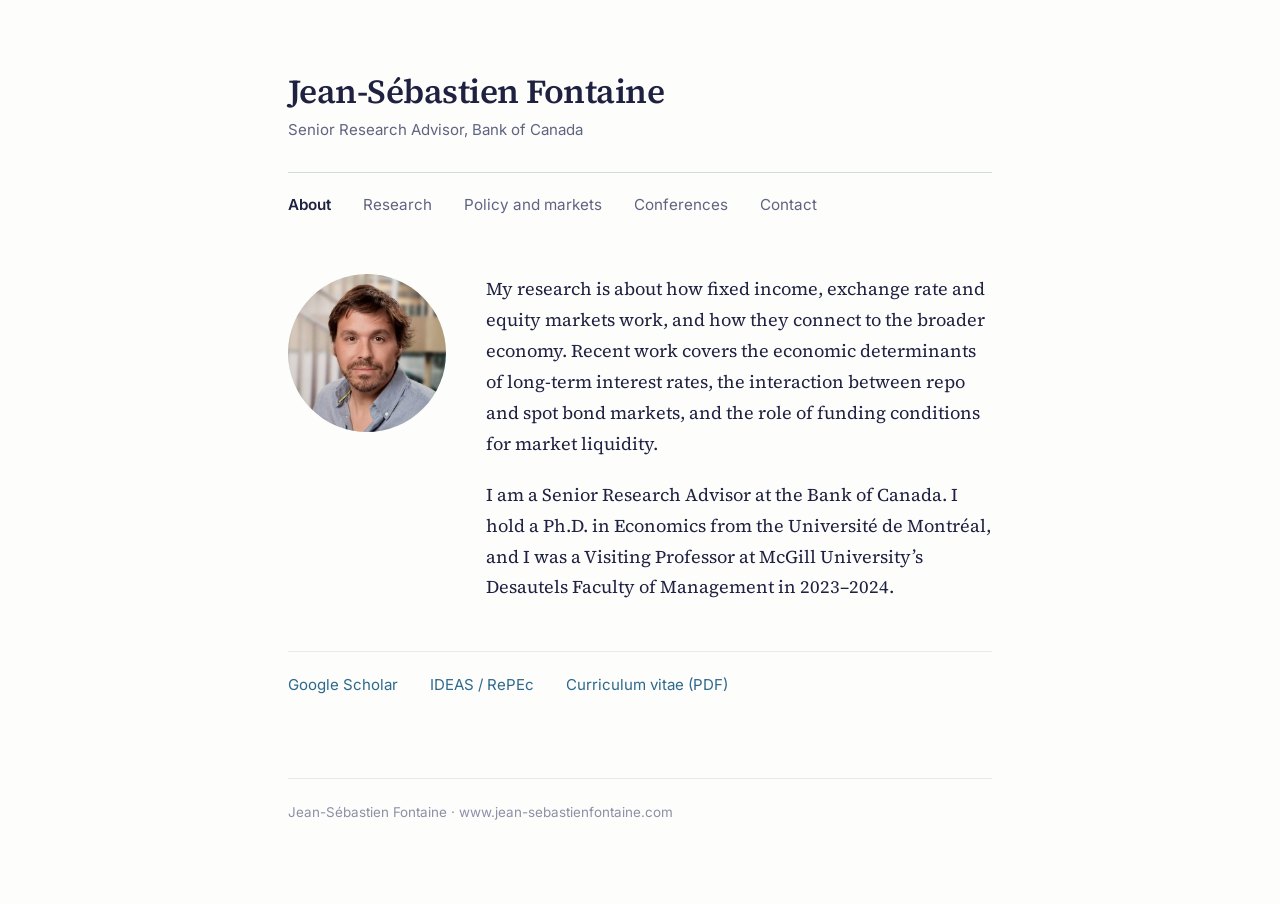
<file: index.html>
<!doctype html>
<html lang="en">
<head>
<meta charset="utf-8">
<meta name="viewport" content="width=device-width, initial-scale=1">
<title>Jean-Sébastien Fontaine</title>
<meta name="description" content="Jean-Sébastien Fontaine, Senior Research Advisor at the Bank of Canada. Research on fixed income, exchange rate and equity markets.">
<link rel="stylesheet" href="style.css">
</head>
<body>
<div class="wrap">

  <header class="site">
    <h1 class="site-name">Jean-Sébastien Fontaine</h1>
    <p class="site-role">Senior Research Advisor, Bank of Canada</p>
    <nav class="site">
      <a href="index.html" aria-current="page">About</a>
      <a href="research.html">Research</a>
      <a href="policy.html">Policy and markets</a>
      <a href="conferences.html">Conferences</a>
      <a href="contact.html">Contact</a>
    </nav>
  </header>

  <main>
    <div class="intro">

      <!-- The portrait is a toggle: clicking it swaps in the second photo.
           No JavaScript — it's a hidden checkbox and two images, and CSS
           shows whichever one matches. To change the second picture, drop a
           new file into media/ and change the filename on the photo-b line. -->
      <input type="checkbox" id="photo-toggle" class="photo-toggle">
      <label for="photo-toggle" class="photo-swap">
        <img class="photo-a" src="media/photo.jpg" alt="Jean-Sébastien Fontaine">
        <img class="photo-b" src="media/ski.jpg" alt="Jean-Sébastien Fontaine ski touring, holding a pair of skis on a snowfield below a range of peaks">
        <span class="sr-only">Show a different photograph</span>
      </label>

      <div>
        <p>
          My research is about how fixed income, exchange rate and equity markets
          work, and how they connect to the broader economy. Recent work covers
          the economic determinants of long-term interest rates, the interaction
          between repo and spot bond markets, and the role of funding conditions
          for market liquidity.
        </p>
        <p>
          I am a Senior Research Advisor at the Bank of Canada. I hold a Ph.D. in
          Economics from the Université de Montréal, and I was a Visiting
          Professor at McGill University&rsquo;s Desautels Faculty of Management
          in 2023&ndash;2024.
        </p>
      </div>
    </div>

    <ul class="links">
      <li><a href="https://scholar.google.com/citations?hl=en&amp;user=QUsSSYYAAAAJ" rel="noopener">Google Scholar</a></li>
      <li><a href="https://ideas.repec.org/f/pfo255.html" rel="noopener">IDEAS / RePEc</a></li>
      <li><a href="papers/CV.pdf" target="_blank" rel="noopener">Curriculum vitae (PDF)</a></li>
    </ul>
  </main>

  <footer class="site">
    Jean-Sébastien Fontaine &middot; www.jean-sebastienfontaine.com
  </footer>

</div>
</body>
</html>
</file>
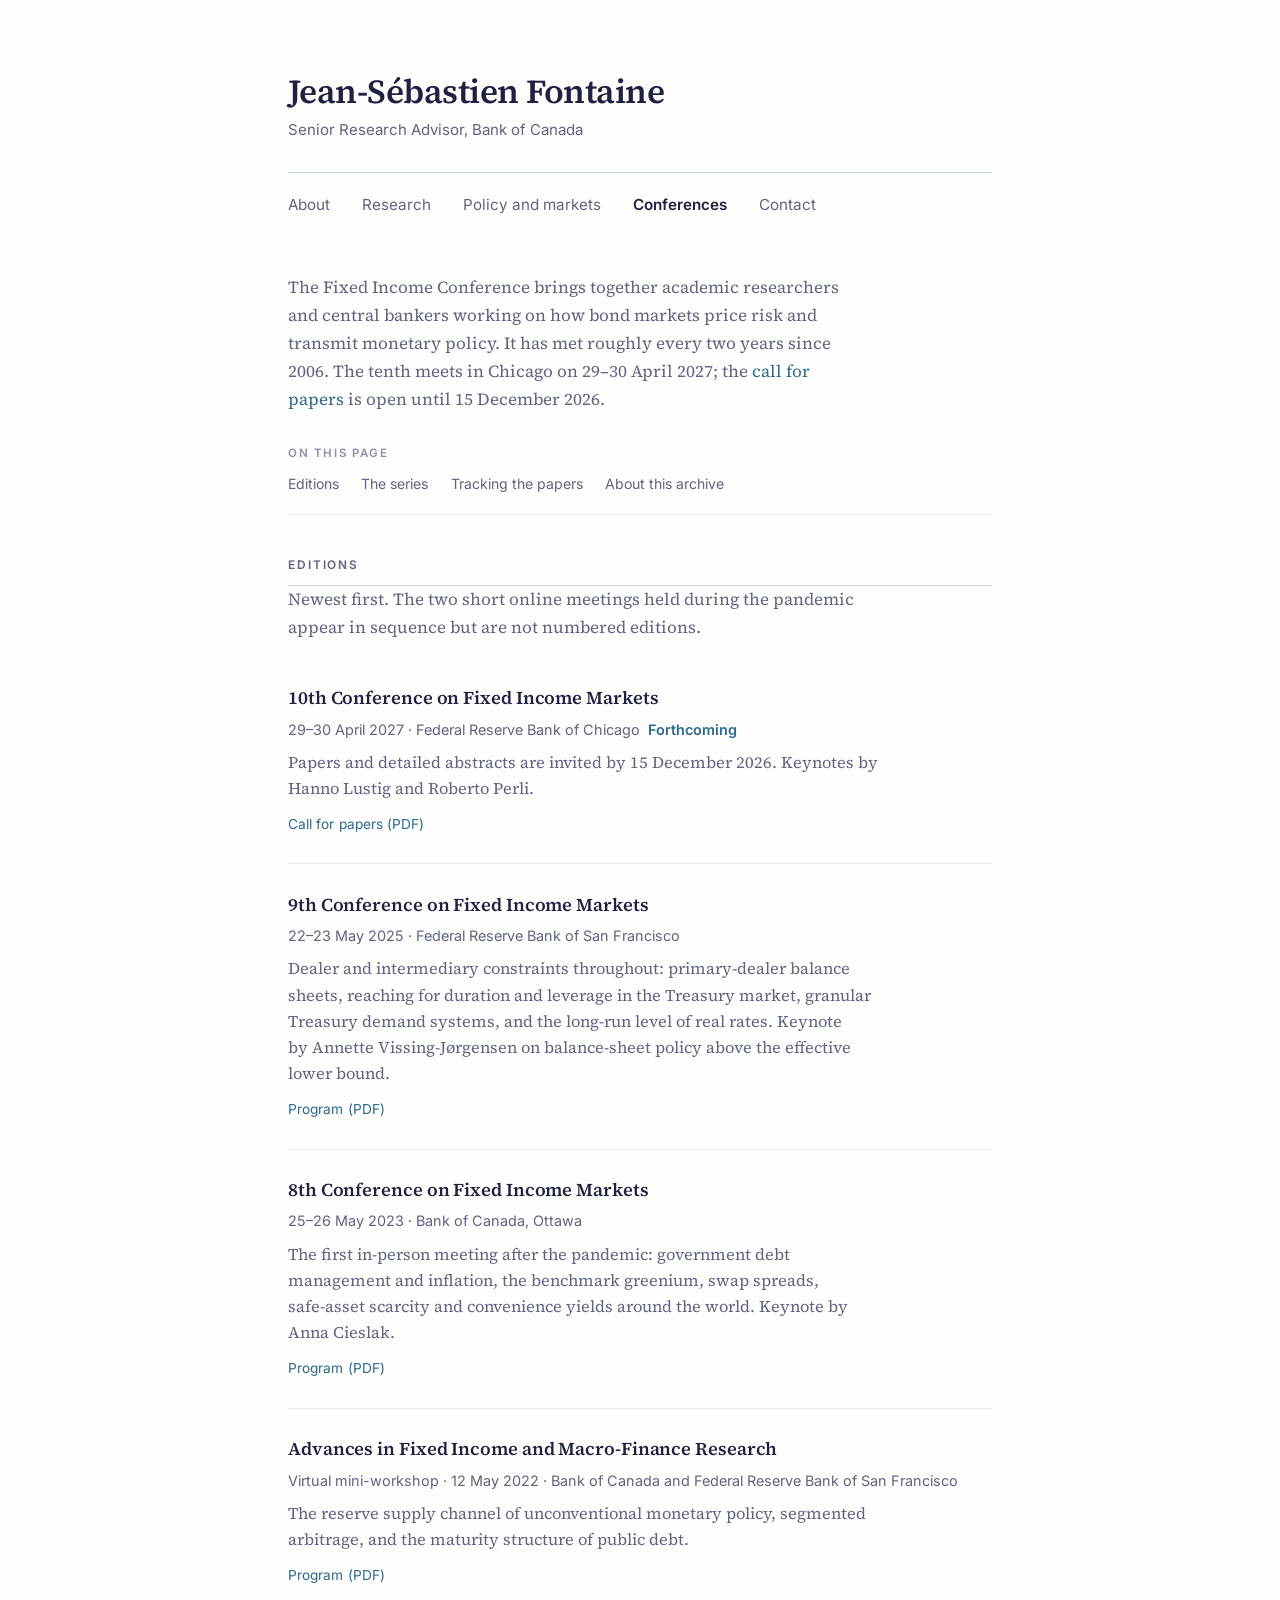
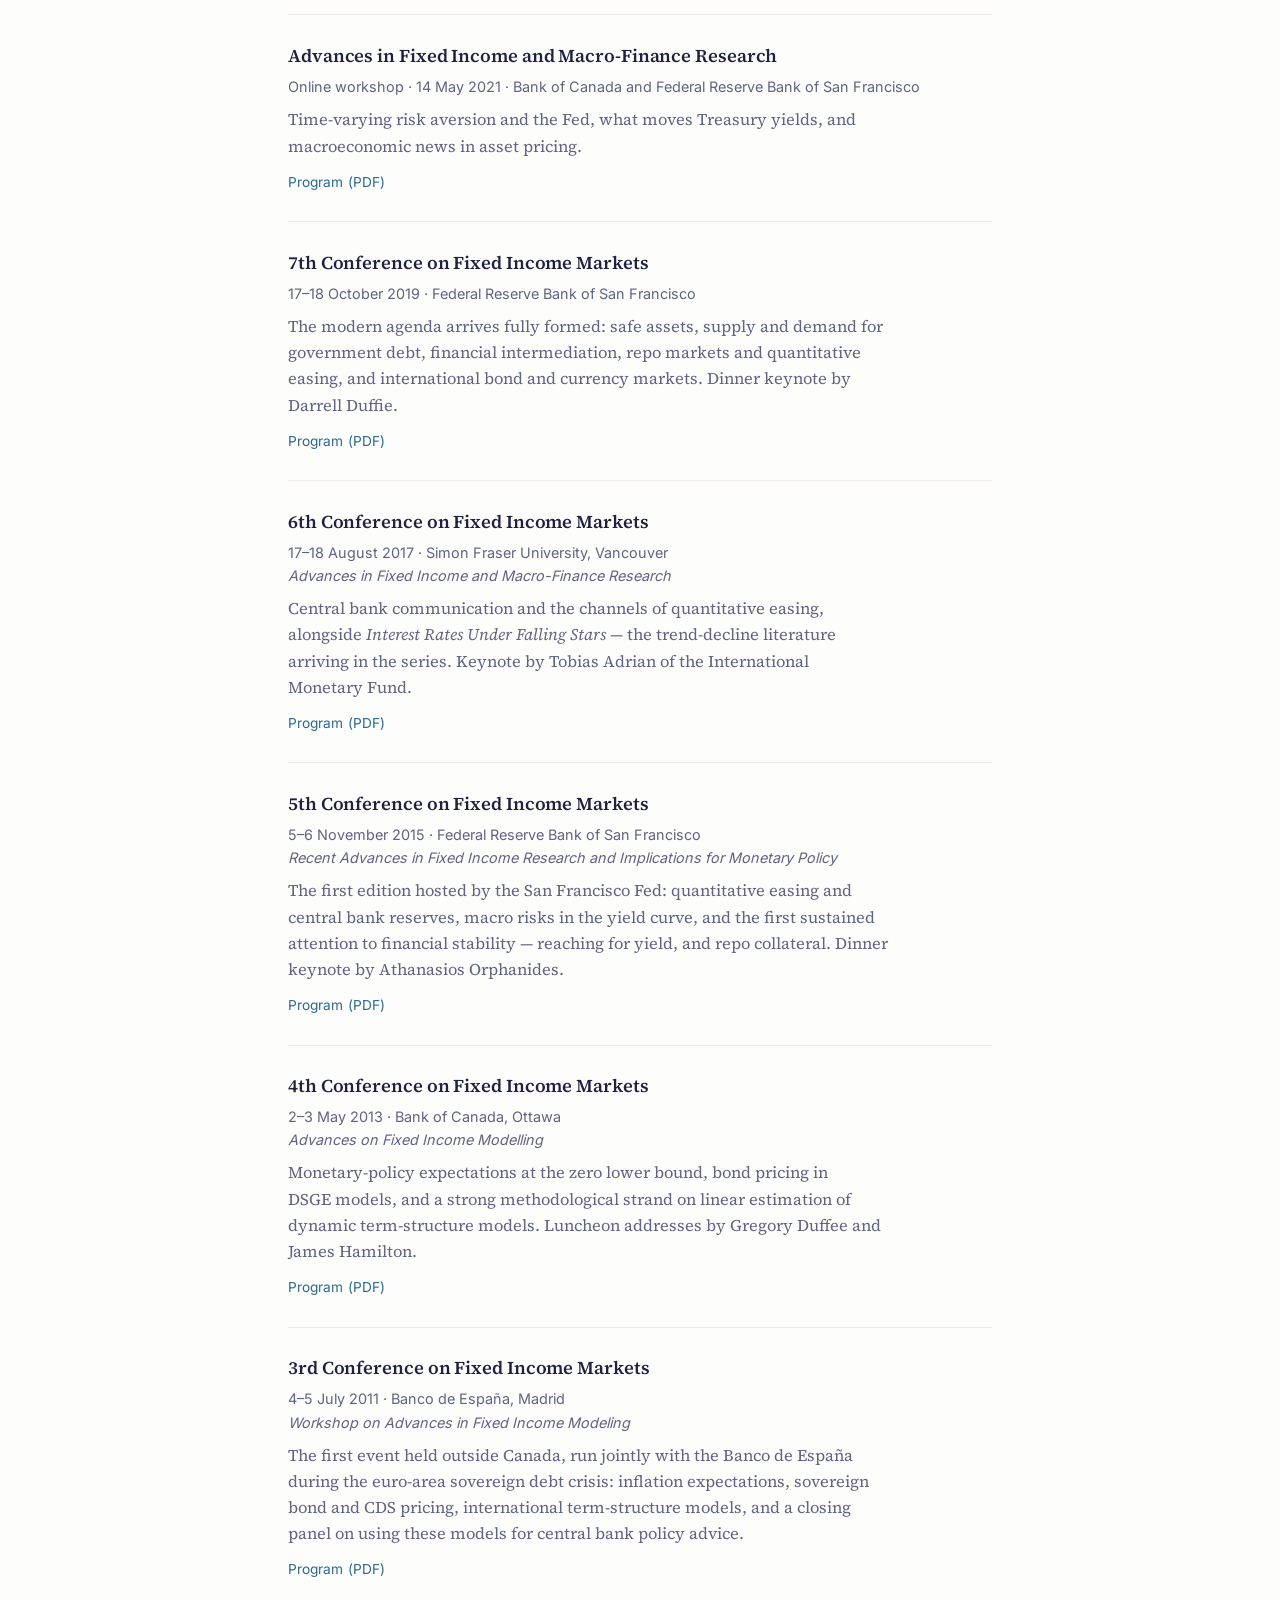
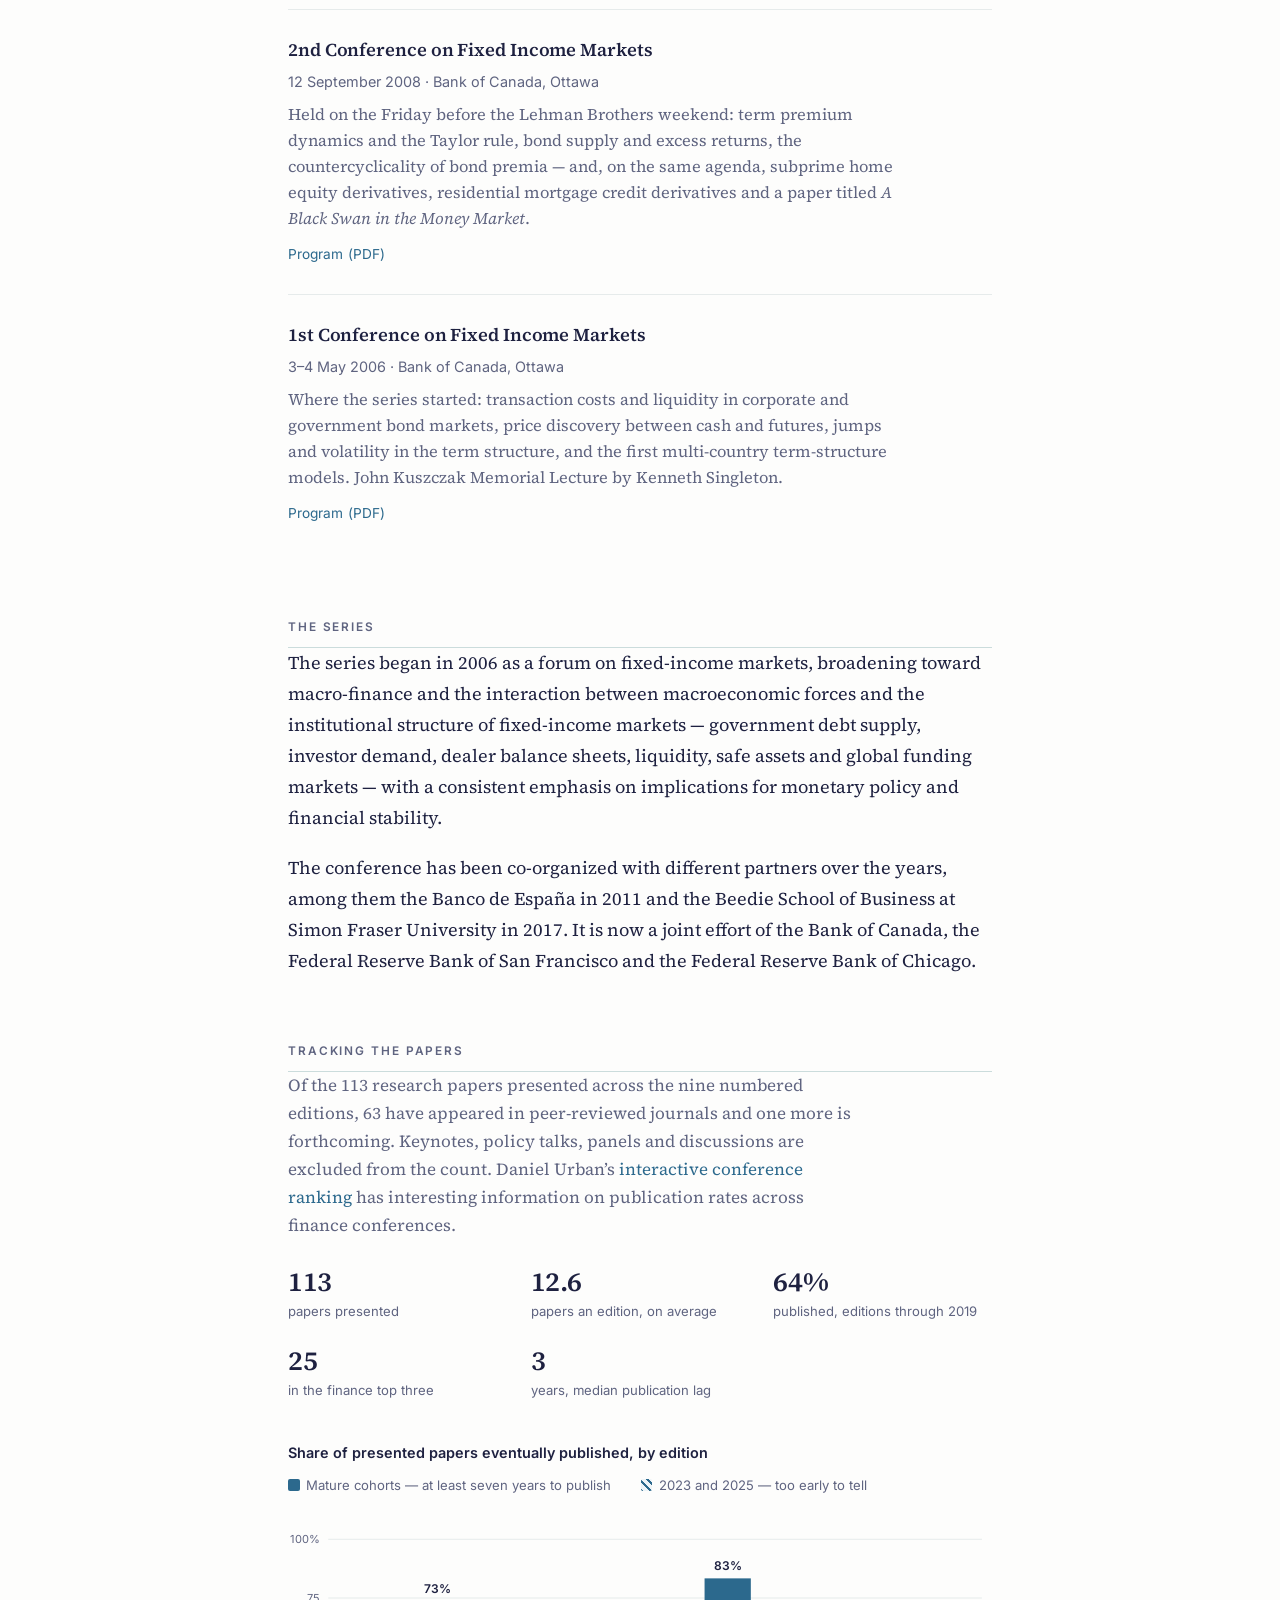
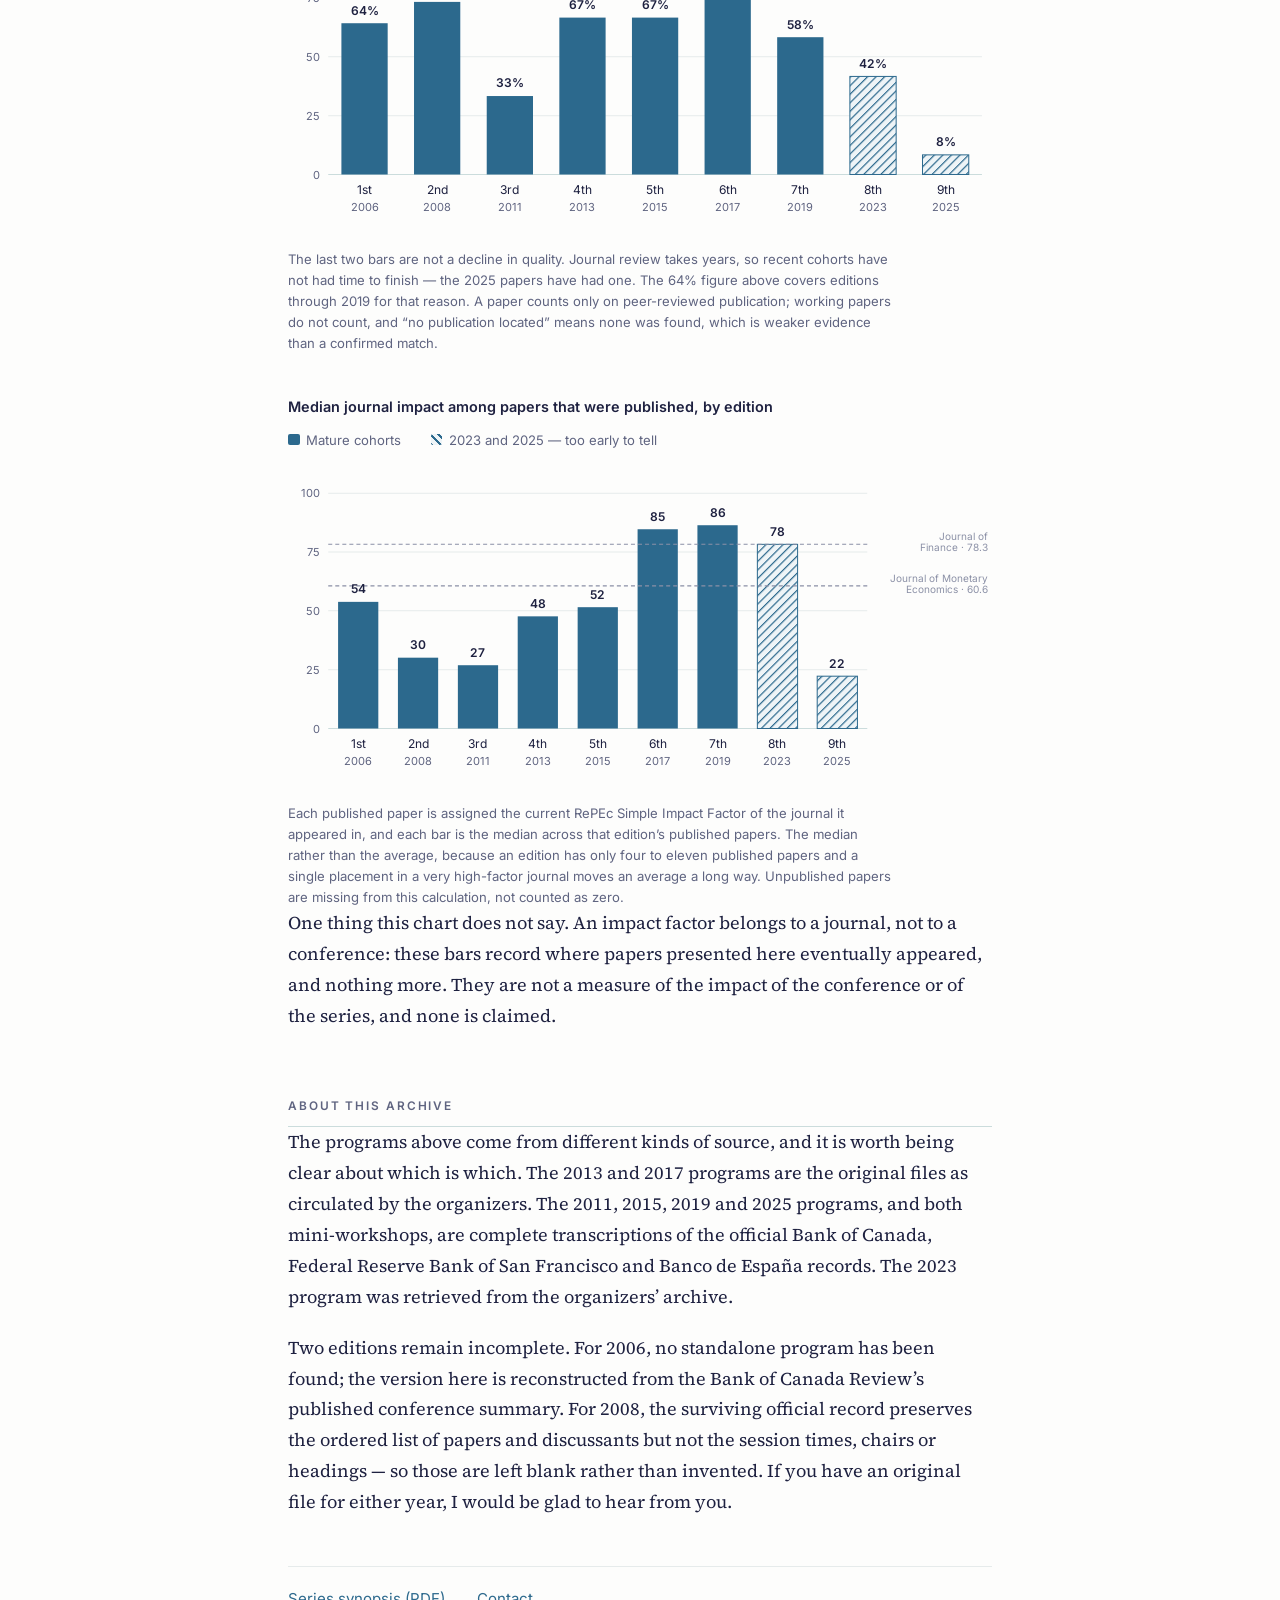
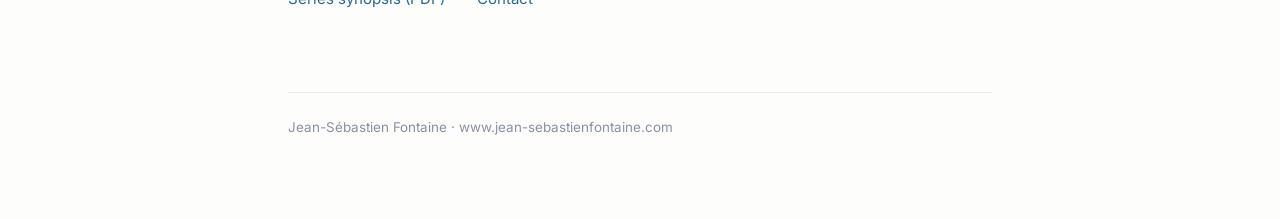
<file: conferences.html>
<!doctype html>
<html lang="en">
<head>
<meta charset="utf-8">
<meta name="viewport" content="width=device-width, initial-scale=1">
<title>Fixed Income Conference Series — Jean-Sébastien Fontaine</title>
<meta name="description" content="The Bank of Canada / Federal Reserve fixed income conference series, 2006 to 2027: programs, history and publication record.">
<link rel="stylesheet" href="style.css">
</head>
<body>
<div class="wrap">

  <header class="site">
    <h1 class="site-name">Jean-Sébastien Fontaine</h1>
    <p class="site-role">Senior Research Advisor, Bank of Canada</p>
    <nav class="site">
      <a href="index.html">About</a>
      <a href="research.html">Research</a>
      <a href="policy.html">Policy and markets</a>
      <a href="conferences.html" aria-current="page">Conferences</a>
      <a href="contact.html">Contact</a>
    </nav>
  </header>

  <main>

    <p class="lede">
      The Fixed Income Conference brings together academic researchers and central
      bankers working on how bond markets price risk and transmit monetary policy.
      It has met roughly every two years since 2006. The tenth meets in Chicago
      on 29–30 April 2027; the <a href="conferences/2027-10th-call-for-papers.pdf" target="_blank" rel="noopener">call for papers</a> is open
      until 15 December 2026.
    </p>

    <!-- Contents. Add a line here when you add a section; the
         address after # must match that heading's id. -->
    <nav class="contents" aria-label="Sections on this page">
      <span class="contents-label">On this page</span>
      <ul>
      <li><a href="#editions">Editions</a></li>
      <li><a href="#the-series">The series</a></li>
      <li><a href="#tracking-the-papers">Tracking the papers</a></li>
      <li><a href="#about-this-archive">About this archive</a></li>
      </ul>
    </nav>

    <!-- ============================================================
         EDITIONS — newest first.
         To add the next one: copy the top <li class="paper"> block,
         paste it above the others, and change the words. Put the
         program PDF in the conferences/ folder and point the link at it.
         ============================================================ -->
    <h2 class="section" id="editions">Editions</h2>
    <p class="lede">
      Newest first. The two short online meetings held during the pandemic
      appear in sequence but are not numbered editions.
    </p>
    <ul class="papers">

      <li class="paper">
        <span class="title">10th Conference on Fixed Income Markets</span>
        <span class="meta">
          29–30 April 2027 · Federal Reserve Bank of Chicago &nbsp;<span class="status">Forthcoming</span>
        </span>
        <span class="blurb">
          Papers and detailed abstracts are invited by 15 December 2026. Keynotes
          by Hanno Lustig and Roberto Perli.
        </span>
        <span class="actions">
          <a href="conferences/2027-10th-call-for-papers.pdf" target="_blank" rel="noopener">Call for papers (PDF)</a>
        </span>
      </li>

      <li class="paper">
        <span class="title">9th Conference on Fixed Income Markets</span>
        <span class="meta">22–23 May 2025 · Federal Reserve Bank of San Francisco</span>
        <span class="blurb">
          Dealer and intermediary constraints throughout: primary-dealer balance
          sheets, reaching for duration and leverage in the Treasury market,
          granular Treasury demand systems, and the long-run level of real rates.
          Keynote by Annette Vissing-Jørgensen on balance-sheet policy above the
          effective lower bound.
        </span>
        <span class="actions">
          <a href="conferences/2025-9th-program.pdf" target="_blank" rel="noopener">Program (PDF)</a>
        </span>
      </li>

      <li class="paper">
        <span class="title">8th Conference on Fixed Income Markets</span>
        <span class="meta">25–26 May 2023 · Bank of Canada, Ottawa</span>
        <span class="blurb">
          The first in-person meeting after the pandemic: government debt
          management and inflation, the benchmark greenium, swap spreads,
          safe-asset scarcity and convenience yields around the world. Keynote by
          Anna Cieslak.
        </span>
        <span class="actions">
          <a href="conferences/2023-8th-program.pdf" target="_blank" rel="noopener">Program (PDF)</a>
        </span>
      </li>

      <li class="paper">
        <span class="title">Advances in Fixed Income and Macro-Finance Research</span>
        <span class="meta">Virtual mini-workshop · 12 May 2022 · Bank of Canada and Federal Reserve Bank of San Francisco</span>
        <span class="blurb">
          The reserve supply channel of unconventional monetary policy, segmented
          arbitrage, and the maturity structure of public debt.
        </span>
        <span class="actions">
          <a href="conferences/2022-miniworkshop-program.pdf" target="_blank" rel="noopener">Program (PDF)</a>
        </span>
      </li>

      <li class="paper">
        <span class="title">Advances in Fixed Income and Macro-Finance Research</span>
        <span class="meta">Online workshop · 14 May 2021 · Bank of Canada and Federal Reserve Bank of San Francisco</span>
        <span class="blurb">
          Time-varying risk aversion and the Fed, what moves Treasury yields, and
          macroeconomic news in asset pricing.
        </span>
        <span class="actions">
          <a href="conferences/2021-workshop-program.pdf" target="_blank" rel="noopener">Program (PDF)</a>
        </span>
      </li>

      <li class="paper">
        <span class="title">7th Conference on Fixed Income Markets</span>
        <span class="meta">17–18 October 2019 · Federal Reserve Bank of San Francisco</span>
        <span class="blurb">
          The modern agenda arrives fully formed: safe assets, supply and demand
          for government debt, financial intermediation, repo markets and
          quantitative easing, and international bond and currency markets. Dinner
          keynote by Darrell Duffie.
        </span>
        <span class="actions">
          <a href="conferences/2019-7th-program.pdf" target="_blank" rel="noopener">Program (PDF)</a>
        </span>
      </li>

      <li class="paper">
        <span class="title">6th Conference on Fixed Income Markets</span>
        <span class="meta">
          17–18 August 2017 · Simon Fraser University, Vancouver<br>
          <span class="venue">Advances in Fixed Income and Macro-Finance Research</span>
        </span>
        <span class="blurb">
          Central bank communication and the channels of quantitative easing,
          alongside <span class="venue">Interest Rates Under Falling Stars</span> —
          the trend-decline literature arriving in the series. Keynote by Tobias
          Adrian of the International Monetary Fund.
        </span>
        <span class="actions">
          <a href="conferences/2017-6th-program.pdf" target="_blank" rel="noopener">Program (PDF)</a>
        </span>
      </li>

      <li class="paper">
        <span class="title">5th Conference on Fixed Income Markets</span>
        <span class="meta">
          5–6 November 2015 · Federal Reserve Bank of San Francisco<br>
          <span class="venue">Recent Advances in Fixed Income Research and Implications for Monetary Policy</span>
        </span>
        <span class="blurb">
          The first edition hosted by the San Francisco Fed: quantitative easing
          and central bank reserves, macro risks in the yield curve, and the first
          sustained attention to financial stability — reaching for yield, and repo
          collateral. Dinner keynote by Athanasios Orphanides.
        </span>
        <span class="actions">
          <a href="conferences/2015-5th-program.pdf" target="_blank" rel="noopener">Program (PDF)</a>
        </span>
      </li>

      <li class="paper">
        <span class="title">4th Conference on Fixed Income Markets</span>
        <span class="meta">
          2–3 May 2013 · Bank of Canada, Ottawa<br>
          <span class="venue">Advances on Fixed Income Modelling</span>
        </span>
        <span class="blurb">
          Monetary-policy expectations at the zero lower bound, bond pricing in
          DSGE models, and a strong methodological strand on linear estimation of
          dynamic term-structure models. Luncheon addresses by Gregory Duffee and
          James Hamilton.
        </span>
        <span class="actions">
          <a href="conferences/2013-4th-program.pdf" target="_blank" rel="noopener">Program (PDF)</a>
        </span>
      </li>

      <li class="paper">
        <span class="title">3rd Conference on Fixed Income Markets</span>
        <span class="meta">
          4–5 July 2011 · Banco de España, Madrid<br>
          <span class="venue">Workshop on Advances in Fixed Income Modeling</span>
        </span>
        <span class="blurb">
          The first event held outside Canada, run jointly with the Banco de España
          during the euro-area sovereign debt crisis: inflation expectations,
          sovereign bond and CDS pricing, international term-structure models, and
          a closing panel on using these models for central bank policy advice.
        </span>
        <span class="actions">
          <a href="conferences/2011-3rd-program.pdf" target="_blank" rel="noopener">Program (PDF)</a>
        </span>
      </li>

      <li class="paper">
        <span class="title">2nd Conference on Fixed Income Markets</span>
        <span class="meta">12 September 2008 · Bank of Canada, Ottawa</span>
        <span class="blurb">
          Held on the Friday before the Lehman Brothers weekend: term premium
          dynamics and the Taylor rule, bond supply and excess returns, the
          countercyclicality of bond premia — and, on the same agenda, subprime
          home equity derivatives, residential mortgage credit derivatives and a
          paper titled <span class="venue">A Black Swan in the Money Market</span>.
        </span>
        <span class="actions">
          <a href="conferences/2008-2nd-program.pdf" target="_blank" rel="noopener">Program (PDF)</a>
        </span>
      </li>

      <li class="paper">
        <span class="title">1st Conference on Fixed Income Markets</span>
        <span class="meta">3–4 May 2006 · Bank of Canada, Ottawa</span>
        <span class="blurb">
          Where the series started: transaction costs and liquidity in corporate and
          government bond markets, price discovery between cash and futures, jumps
          and volatility in the term structure, and the first multi-country
          term-structure models. John Kuszczak Memorial Lecture by Kenneth
          Singleton.
        </span>
        <span class="actions">
          <a href="conferences/2006-1st-program.pdf" target="_blank" rel="noopener">Program (PDF)</a>
        </span>
      </li>

    </ul>

    <!-- ============================================================
         THE SERIES
         ============================================================ -->
    <h2 class="section" id="the-series">The series</h2>

    <p>
      The series began in 2006 as a forum on fixed-income markets, broadening
      toward macro-finance and the interaction between macroeconomic forces and
      the institutional structure of fixed-income markets — government debt
      supply, investor demand, dealer balance sheets, liquidity, safe assets and
      global funding markets — with a consistent emphasis on implications for
      monetary policy and financial stability.
    </p>
    <p>
      The conference has been co-organized with different partners over the years,
      among them the Banco de España in 2011 and the Beedie School of Business at
      Simon Fraser University in 2017. It is now a joint effort of the Bank of
      Canada, the Federal Reserve Bank of San Francisco and the Federal Reserve
      Bank of Chicago.
    </p>

    <!-- ============================================================
         TRACKING THE PAPERS
         Figures come from an audit of all 113 presented papers,
         status as at 25 August 2026. To update: change the numbers
         in the .stats block and the bar heights in the chart below.
         ============================================================ -->
    <h2 class="section" id="tracking-the-papers">Tracking the papers</h2>

    <p class="lede">
      Of the 113 research papers presented across the nine numbered editions, 63
      have appeared in peer-reviewed journals and one more is forthcoming. Keynotes,
      policy talks, panels and discussions are excluded from the count. Daniel
      Urban&rsquo;s <a href="https://danielurban-finance.github.io/finance-conference-ranking/" rel="noopener">interactive
      conference ranking</a> has interesting information on publication rates
      across finance conferences.
    </p>

    <ul class="stats">
      <li><span class="stat-n">113</span><span class="stat-l">papers presented</span></li>
      <li><span class="stat-n">12.6</span><span class="stat-l">papers an edition, on average</span></li>
      <li><span class="stat-n">64%</span><span class="stat-l">published, editions through 2019</span></li>
      <li><span class="stat-n">25</span><span class="stat-l">in the finance top three</span></li>
      <li><span class="stat-n">3</span><span class="stat-l">years, median publication lag</span></li>
    </ul>

    <figure class="chart">
      <figcaption class="chart-title">Share of presented papers eventually published, by edition</figcaption>

      <p class="chart-legend">
        <span class="key-item"><span class="key key-solid"></span>Mature cohorts — at least seven years to publish</span>
        <span class="key-item"><span class="key key-open"></span>2023 and 2025 — too early to tell</span>
      </p>

      <svg viewBox="0 0 700 318" role="img"
           aria-label="Bar chart of eventual publication rate by conference edition. 2006, 64 percent. 2008, 73 percent. 2011, 33 percent. 2013, 67 percent. 2015, 67 percent. 2017, 83 percent. 2019, 58 percent. 2023, 42 percent, too early to tell. 2025, 8 percent, too early to tell.">
        <defs>
          <pattern id="hatch" width="6" height="6" patternTransform="rotate(45)" patternUnits="userSpaceOnUse">
            <rect class="hatch-bg" width="6" height="6"></rect>
            <line class="hatch-line" x1="0" y1="0" x2="0" y2="6" stroke-width="2.4"></line>
          </pattern>
        </defs>

        <!-- gridlines -->
        <g class="grid">
          <line x1="40" y1="26"  x2="690" y2="26"></line>
          <line x1="40" y1="84.5"  x2="690" y2="84.5"></line>
          <line x1="40" y1="143" x2="690" y2="143"></line>
          <line x1="40" y1="201.5" x2="690" y2="201.5"></line>
        </g>
        <line class="axis" x1="40" y1="260" x2="690" y2="260"></line>

        <!-- y labels -->
        <g class="ylab">
          <text x="32" y="30">100%</text>
          <text x="32" y="88.5">75</text>
          <text x="32" y="147">50</text>
          <text x="32" y="205.5">25</text>
          <text x="32" y="264">0</text>
        </g>

        <!-- bars -->
        <g>
          <rect class="bar" x="53.1"  y="109.6" width="46" height="150.4"></rect>
          <rect class="bar" x="125.3" y="88.4"  width="46" height="171.6"></rect>
          <rect class="bar" x="197.6" y="182.0" width="46" height="78.0"></rect>
          <rect class="bar" x="269.8" y="104.0" width="46" height="156.0"></rect>
          <rect class="bar" x="342.0" y="104.0" width="46" height="156.0"></rect>
          <rect class="bar" x="414.2" y="65.0"  width="46" height="195.0"></rect>
          <rect class="bar" x="486.4" y="123.5" width="46" height="136.5"></rect>
          <rect class="bar bar-open" x="558.7" y="162.5" width="46" height="97.5"></rect>
          <rect class="bar bar-open" x="630.9" y="240.5" width="46" height="19.5"></rect>
        </g>

        <!-- value labels -->
        <g class="val">
          <text x="76.1"  y="101">64%</text>
          <text x="148.3" y="79.8">73%</text>
          <text x="220.6" y="173.4">33%</text>
          <text x="292.8" y="95.4">67%</text>
          <text x="365.0" y="95.4">67%</text>
          <text x="437.2" y="56.4">83%</text>
          <text x="509.4" y="114.9">58%</text>
          <text x="581.7" y="153.9">42%</text>
          <text x="653.9" y="231.9">8%</text>
        </g>

        <!-- x labels -->
        <g class="xlab">
          <text x="76.1"  y="279">1st</text><text x="76.1"  y="296" class="xyear">2006</text>
          <text x="148.3" y="279">2nd</text><text x="148.3" y="296" class="xyear">2008</text>
          <text x="220.6" y="279">3rd</text><text x="220.6" y="296" class="xyear">2011</text>
          <text x="292.8" y="279">4th</text><text x="292.8" y="296" class="xyear">2013</text>
          <text x="365.0" y="279">5th</text><text x="365.0" y="296" class="xyear">2015</text>
          <text x="437.2" y="279">6th</text><text x="437.2" y="296" class="xyear">2017</text>
          <text x="509.4" y="279">7th</text><text x="509.4" y="296" class="xyear">2019</text>
          <text x="581.7" y="279">8th</text><text x="581.7" y="296" class="xyear">2023</text>
          <text x="653.9" y="279">9th</text><text x="653.9" y="296" class="xyear">2025</text>
        </g>
      </svg>

      <figcaption class="chart-note">
        The last two bars are not a decline in quality. Journal review takes years,
        so recent cohorts have not had time to finish — the 2025 papers have had one.
        The 64% figure above covers editions through 2019 for that reason. A paper
        counts only on peer-reviewed publication; working papers do not count, and
        &ldquo;no publication located&rdquo; means none was found, which is weaker
        evidence than a confirmed match.
      </figcaption>
    </figure>

    <figure class="chart">
      <figcaption class="chart-title">Median journal impact among papers that were published, by edition</figcaption>

      <p class="chart-legend">
        <span class="key-item"><span class="key key-solid"></span>Mature cohorts</span>
        <span class="key-item"><span class="key key-open"></span>2023 and 2025 — too early to tell</span>
      </p>

      <svg viewBox="0 0 700 318" role="img"
           aria-label="Bar chart of median RePEc Simple Impact Factor among published papers, by conference edition, with reference lines for the Journal of Finance at 78.3 and the Journal of Monetary Economics at 60.6. 2006, 54. 2008, 30. 2011, 27. 2013, 48. 2015, 52. 2017, 85. 2019, 86. 2023, 78, too early to tell. 2025, 22, too early to tell.">
        <g class="grid">
          <line x1="40" y1="26"    x2="576" y2="26"></line>
          <line x1="40" y1="84.5"  x2="576" y2="84.5"></line>
          <line x1="40" y1="143"   x2="576" y2="143"></line>
          <line x1="40" y1="201.5" x2="576" y2="201.5"></line>
        </g>
        <line class="axis" x1="40" y1="260" x2="576" y2="260"></line>

        <g class="ylab">
          <text x="32" y="30">100</text>
          <text x="32" y="88.5">75</text>
          <text x="32" y="147">50</text>
          <text x="32" y="205.5">25</text>
          <text x="32" y="264">0</text>
        </g>

        <!-- bars -->
        <g>
          <rect class="bar" x="49.8"  y="134.1" width="40" height="125.9"></rect>
          <rect class="bar" x="109.3" y="189.6" width="40" height="70.4"></rect>
          <rect class="bar" x="168.9" y="197.1" width="40" height="62.9"></rect>
          <rect class="bar" x="228.4" y="148.5" width="40" height="111.5"></rect>
          <rect class="bar" x="288.0" y="139.4" width="40" height="120.6"></rect>
          <rect class="bar" x="347.6" y="61.9"  width="40" height="198.1"></rect>
          <rect class="bar" x="407.1" y="57.9"  width="40" height="202.1"></rect>
          <rect class="bar bar-open" x="466.7" y="76.9" width="40" height="183.1"></rect>
          <rect class="bar bar-open" x="526.2" y="208.0" width="40" height="52.0"></rect>
        </g>

        <!-- reference journals -->
        <g class="ref">
          <line x1="40" y1="76.9"  x2="576" y2="76.9"></line>
          <text x="696" y="73">Journal of</text>
          <text x="696" y="84">Finance &middot; 78.3</text>
          <line x1="40" y1="118.2" x2="576" y2="118.2"></line>
          <text x="696" y="114">Journal of Monetary</text>
          <text x="696" y="125">Economics &middot; 60.6</text>
        </g>

        <g class="val">
          <text x="69.8"  y="125.5">54</text>
          <text x="129.3" y="181.0">30</text>
          <text x="188.9" y="188.5">27</text>
          <text x="248.4" y="139.9">48</text>
          <text x="308.0" y="130.8">52</text>
          <text x="367.6" y="53.3">85</text>
          <text x="427.1" y="49.3">86</text>
          <text x="486.7" y="68.3">78</text>
          <text x="546.2" y="199.4">22</text>
        </g>

        <g class="xlab">
          <text x="69.8"  y="279">1st</text><text x="69.8"  y="296" class="xyear">2006</text>
          <text x="129.3" y="279">2nd</text><text x="129.3" y="296" class="xyear">2008</text>
          <text x="188.9" y="279">3rd</text><text x="188.9" y="296" class="xyear">2011</text>
          <text x="248.4" y="279">4th</text><text x="248.4" y="296" class="xyear">2013</text>
          <text x="308.0" y="279">5th</text><text x="308.0" y="296" class="xyear">2015</text>
          <text x="367.6" y="279">6th</text><text x="367.6" y="296" class="xyear">2017</text>
          <text x="427.1" y="279">7th</text><text x="427.1" y="296" class="xyear">2019</text>
          <text x="486.7" y="279">8th</text><text x="486.7" y="296" class="xyear">2023</text>
          <text x="546.2" y="279">9th</text><text x="546.2" y="296" class="xyear">2025</text>
        </g>
      </svg>

      <figcaption class="chart-note">
        Each published paper is assigned the current RePEc Simple Impact Factor of
        the journal it appeared in, and each bar is the median across that
        edition&rsquo;s published papers. The median rather than the average,
        because an edition has only four to eleven published papers and a single
        placement in a very high-factor journal moves an average a long way.
        Unpublished papers are missing from this calculation, not counted as zero.
      </figcaption>
    </figure>

    <p>
      One thing this chart does not say. An impact factor belongs to a journal, not
      to a conference: these bars record where papers presented here eventually
      appeared, and nothing more. They are not a measure of the impact of the
      conference or of the series, and none is claimed.
    </p>

    <!-- ============================================================
         ABOUT THIS ARCHIVE
         ============================================================ -->
    <h2 class="section" id="about-this-archive">About this archive</h2>

    <p>
      The programs above come from different kinds of source, and it is worth being
      clear about which is which. The 2013 and 2017 programs are the original files
      as circulated by the organizers. The 2011, 2015, 2019 and 2025 programs, and
      both mini-workshops, are complete transcriptions of the official Bank of
      Canada, Federal Reserve Bank of San Francisco and Banco de España records.
      The 2023 program was retrieved from the organizers&rsquo; archive.
    </p>
    <p>
      Two editions remain incomplete. For 2006, no standalone program has been
      found; the version here is reconstructed from the Bank of Canada Review&rsquo;s
      published conference summary. For 2008, the surviving official record
      preserves the ordered list of papers and discussants but not the session
      times, chairs or headings — so those are left blank rather than invented.
      If you have an original file for either year, I would be glad to hear from you.
    </p>

    <ul class="links">
      <li><a href="conferences/series-synopsis.pdf" target="_blank" rel="noopener">Series synopsis (PDF)</a></li>
      <li><a href="contact.html">Contact</a></li>
    </ul>

  </main>

  <footer class="site">
    Jean-Sébastien Fontaine &middot; www.jean-sebastienfontaine.com
  </footer>

</div>
</body>
</html>
</file>
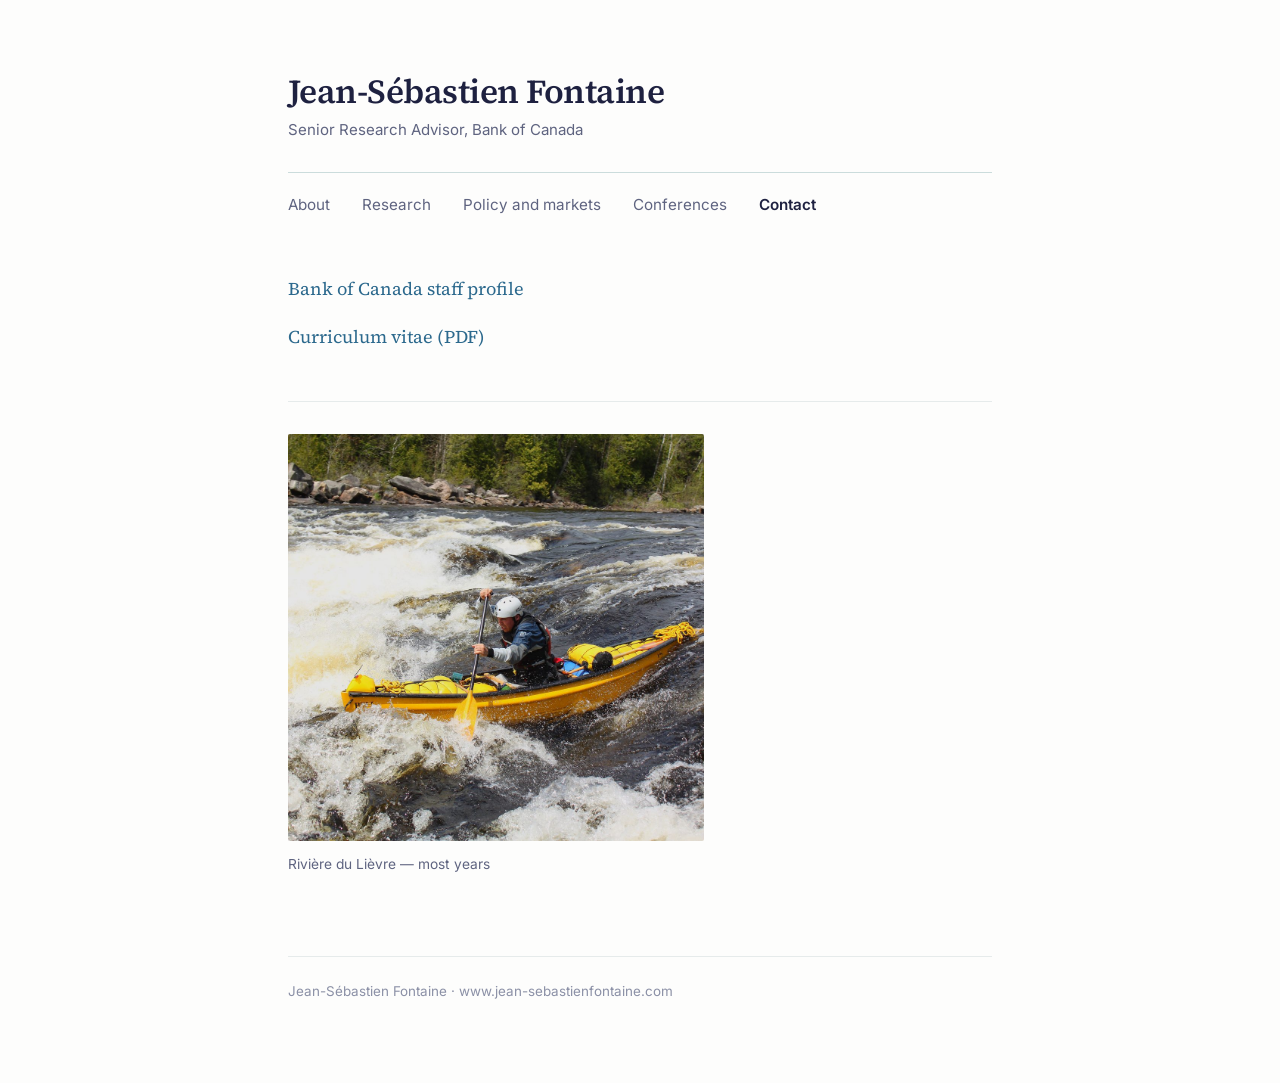
<file: contact.html>
<!doctype html>
<html lang="en">
<head>
<meta charset="utf-8">
<meta name="viewport" content="width=device-width, initial-scale=1">
<title>Contact — Jean-Sébastien Fontaine</title>
<meta name="description" content="Contact details for Jean-Sébastien Fontaine, Bank of Canada.">
<link rel="stylesheet" href="style.css">
</head>
<body>
<div class="wrap">

  <header class="site">
    <h1 class="site-name">Jean-Sébastien Fontaine</h1>
    <p class="site-role">Senior Research Advisor, Bank of Canada</p>
    <nav class="site">
      <a href="index.html">About</a>
      <a href="research.html">Research</a>
      <a href="policy.html">Policy and markets</a>
      <a href="conferences.html">Conferences</a>
      <a href="contact.html" aria-current="page">Contact</a>
    </nav>
  </header>

  <main class="contact">
    <p>
      <a href="https://www.bankofcanada.ca/profile/jean-sebastien-fontaine/" rel="noopener">Bank of Canada staff profile</a>
    </p>
    <p>
      <a href="papers/CV.pdf" target="_blank" rel="noopener">Curriculum vitae (PDF)</a>
    </p>

    <figure class="portrait-figure">
      <img src="media/canoe.jpg" alt="Jean-Sébastien Fontaine paddling a loaded yellow canoe through whitewater on the Rivière du Lièvre">
      <figcaption>Rivière du Lièvre &mdash; most years</figcaption>
    </figure>
  </main>

  <footer class="site">
    Jean-Sébastien Fontaine &middot; www.jean-sebastienfontaine.com
  </footer>

</div>
</body>
</html>
</file>
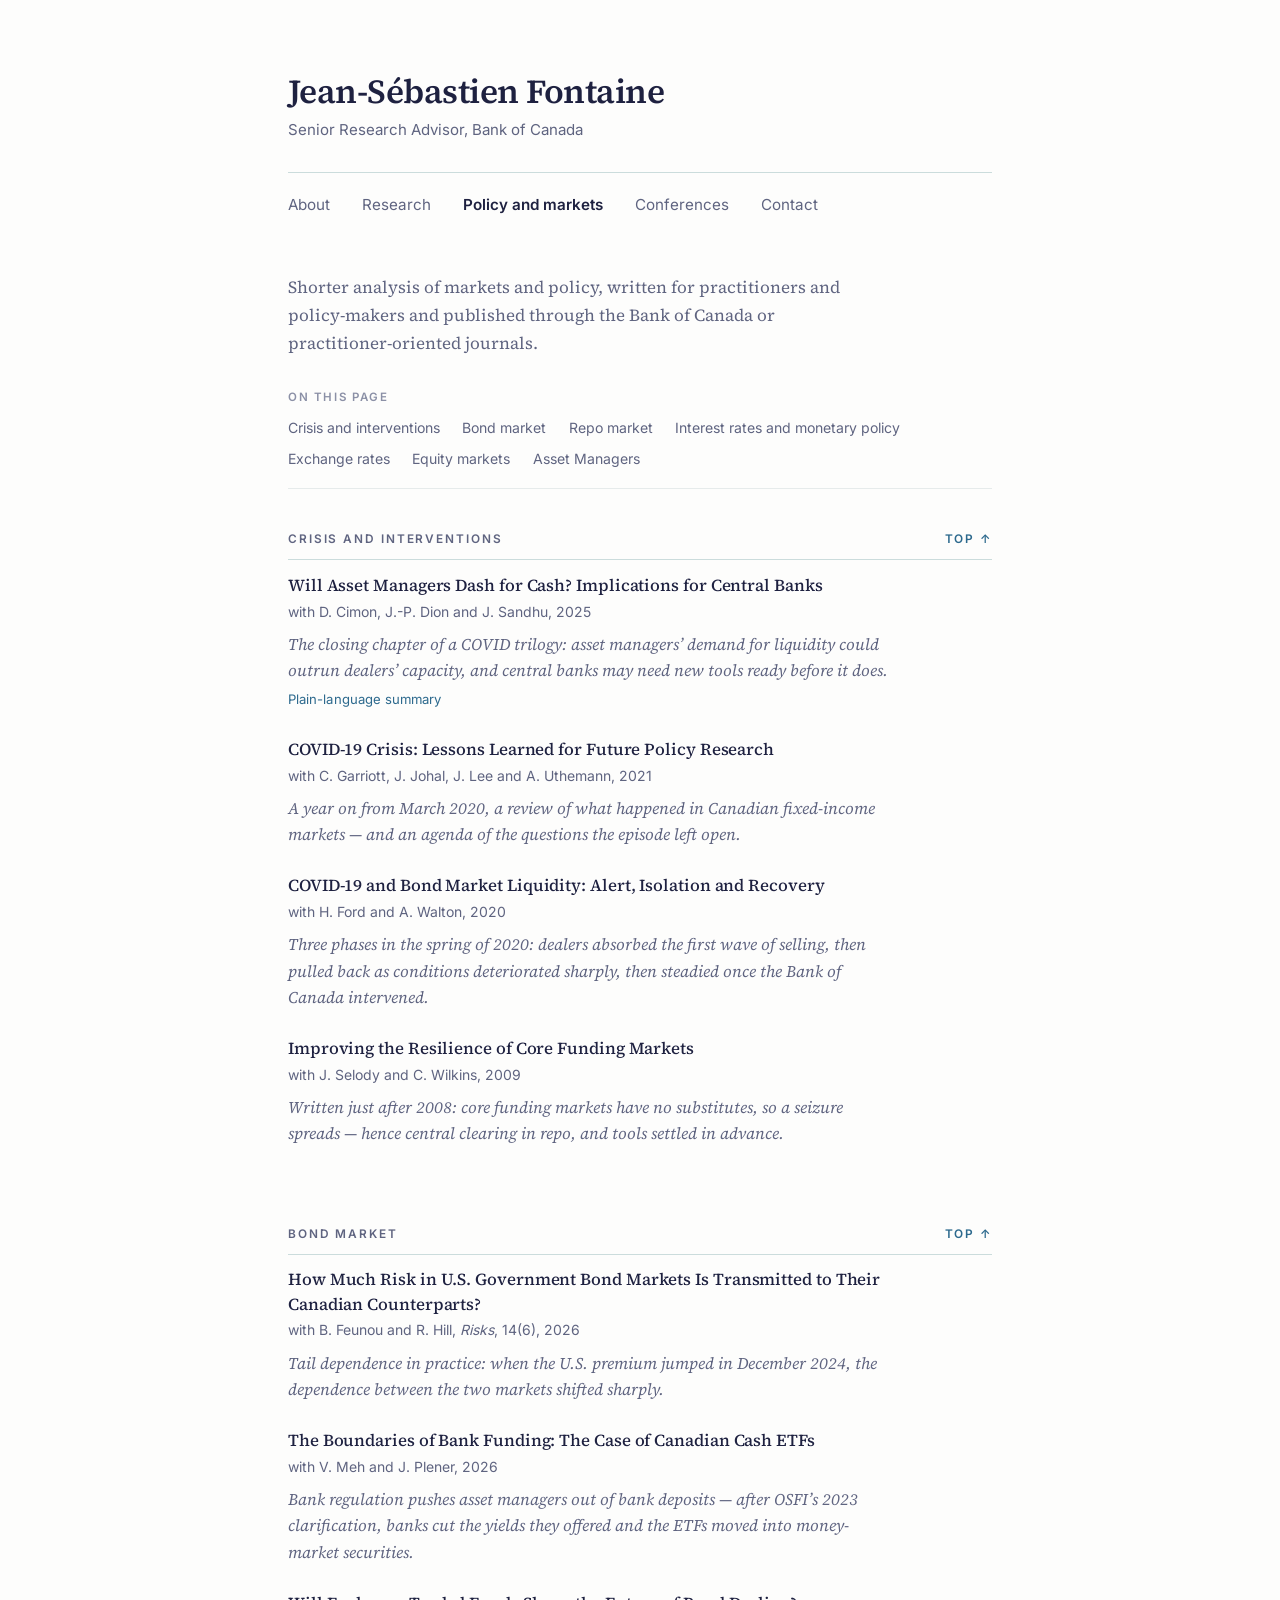
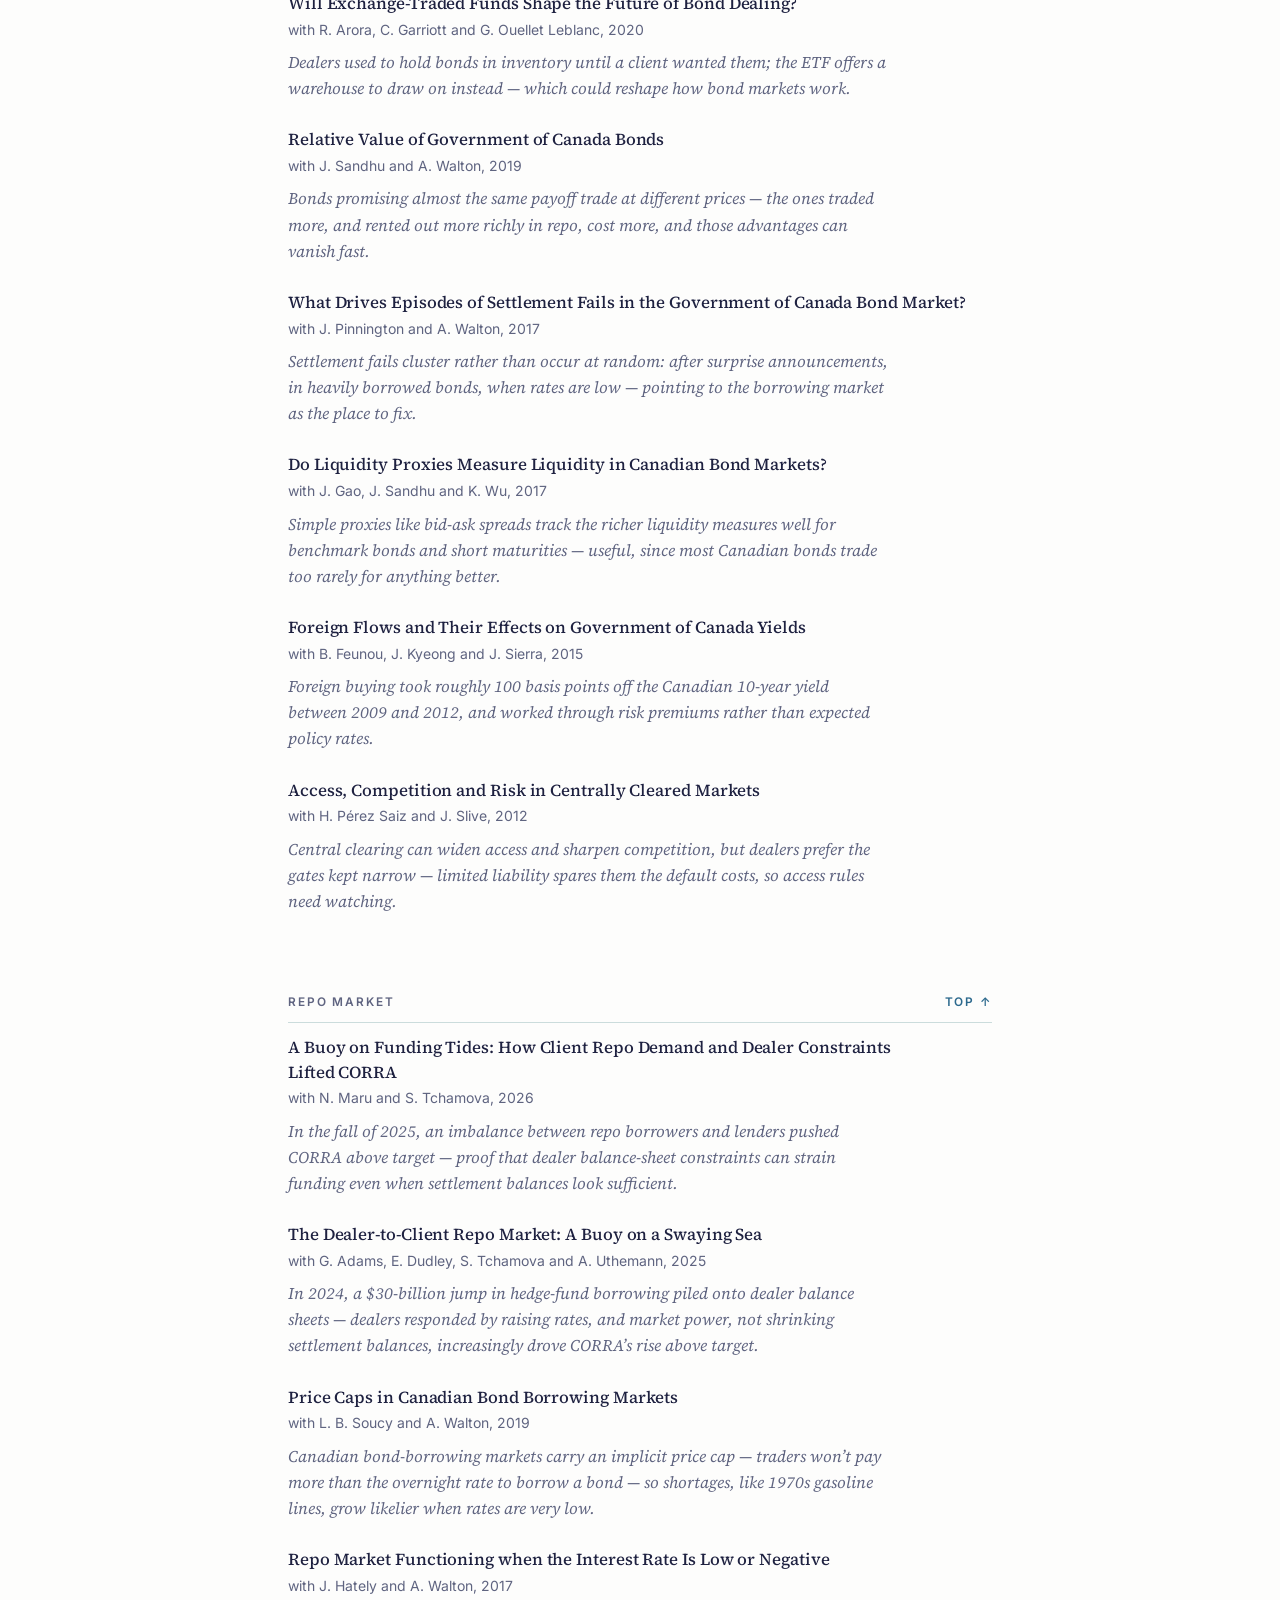
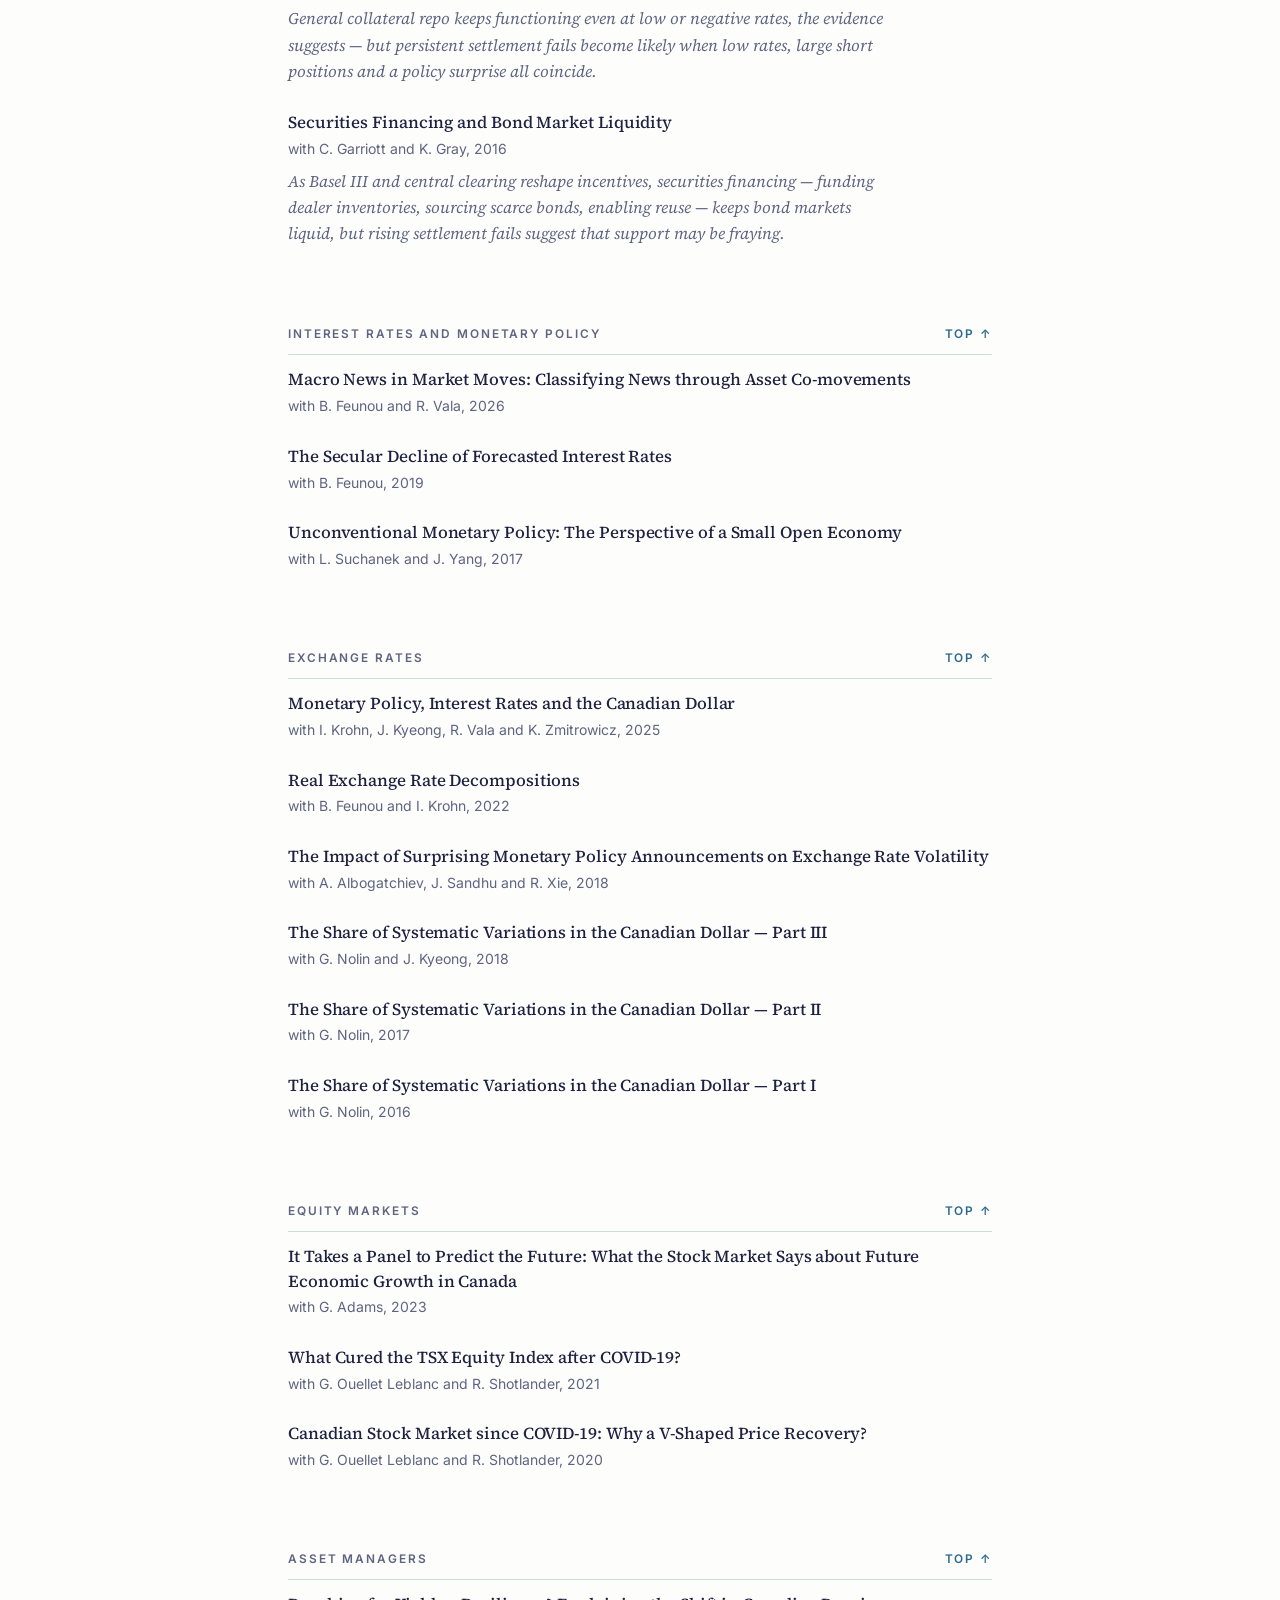
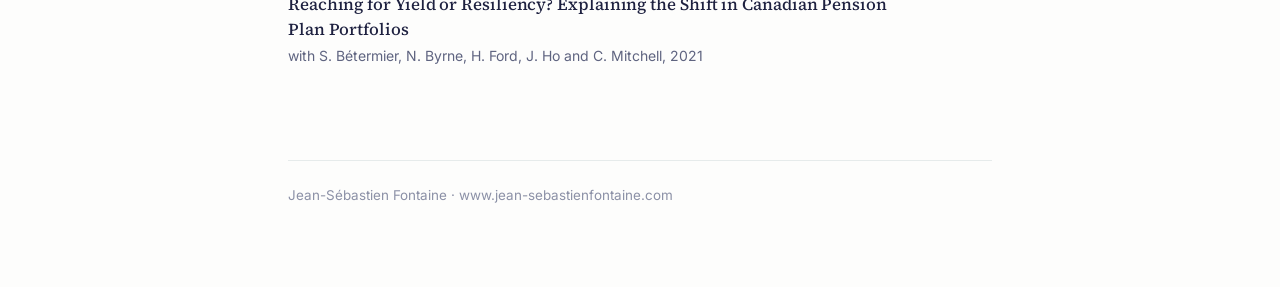
<file: policy.html>
<!doctype html>
<html lang="en">
<head>
<meta charset="utf-8">
<meta name="viewport" content="width=device-width, initial-scale=1">
<title>Policy and markets — Jean-Sébastien Fontaine</title>
<meta name="description" content="Shorter policy and market analysis by Jean-Sébastien Fontaine, published through the Bank of Canada: staff analytical notes, discussion papers and staff working papers.">
<link rel="stylesheet" href="style.css">
</head>
<body>
<div class="wrap">

  <header class="site">
    <h1 class="site-name">Jean-Sébastien Fontaine</h1>
    <p class="site-role">Senior Research Advisor, Bank of Canada</p>
    <nav class="site">
      <a href="index.html">About</a>
      <a href="research.html">Research</a>
      <a href="policy.html" aria-current="page">Policy and markets</a>
      <a href="conferences.html">Conferences</a>
      <a href="contact.html">Contact</a>
    </nav>
  </header>

  <main>

    <p class="lede">
      Shorter analysis of markets and policy, written for practitioners and
      policy-makers and published through the Bank of Canada or
      practitioner-oriented journals.
    </p>

    <!-- Contents. Add a line here when you add a section; the
         address after # must match that heading's id. -->
    <nav class="contents" aria-label="Sections on this page">
      <span class="contents-label">On this page</span>
      <ul>
      <li><a href="#crisis-and-interventions">Crisis and interventions</a></li>
      <li><a href="#bond-market">Bond market</a></li>
      <li><a href="#repo-market">Repo market</a></li>
      <li><a href="#interest-rates-and-monetary-policy">Interest rates and monetary policy</a></li>
      <li><a href="#exchange-rates">Exchange rates</a></li>
      <li><a href="#equity-markets">Equity markets</a></li>
      <li><a href="#asset-managers">Asset Managers</a></li>
      </ul>
    </nav>

        <h2 class="section" id="crisis-and-interventions">Crisis and interventions<a class="to-top" href="#">Top ↑</a></h2>
    <ul class="papers compact">
      <li class="paper"><span class="title"><a href="https://www.bankofcanada.ca/2025/03/staff-discussion-paper-2025-5/" rel="noopener">Will Asset Managers Dash for Cash? Implications for Central Banks</a></span><span class="meta">with D. Cimon, J.-P. Dion and J. Sandhu, 2025</span><span class="blurb gloss">The closing chapter of a COVID trilogy: asset managers&rsquo; demand for liquidity could outrun dealers&rsquo; capacity, and central banks may need new tools ready before it does.</span><span class="actions"><a href="https://www.bankofcanada.ca/2025/03/will-asset-managers-dash-for-cash-a-summary-of-the-implications-for-central-banks/" rel="noopener">Plain-language summary</a></span></li>
      <li class="paper"><span class="title"><a href="https://www.bankofcanada.ca/2021/02/staff-discussion-paper-2021-2/" rel="noopener">COVID-19 Crisis: Lessons Learned for Future Policy Research</a></span><span class="meta">with C. Garriott, J. Johal, J. Lee and A. Uthemann, 2021</span><span class="blurb gloss">A year on from March 2020, a review of what happened in Canadian fixed-income markets &mdash; and an agenda of the questions the episode left open.</span></li>
      <li class="paper"><span class="title"><a href="https://www.bankofcanada.ca/2020/07/staff-analytical-note-2020-14/" rel="noopener">COVID-19 and Bond Market Liquidity: Alert, Isolation and Recovery</a></span><span class="meta">with H. Ford and A. Walton, 2020</span><span class="blurb gloss">Three phases in the spring of 2020: dealers absorbed the first wave of selling, then pulled back as conditions deteriorated sharply, then steadied once the Bank of Canada intervened.</span></li>
      <li class="paper"><span class="title"><a href="https://www.bankofcanada.ca/wp-content/uploads/2012/01/fsr-1209-fontaine.pdf" target="_blank" rel="noopener">Improving the Resilience of Core Funding Markets</a></span><span class="meta">with J. Selody and C. Wilkins, 2009</span><span class="blurb gloss">Written just after 2008: core funding markets have no substitutes, so a seizure spreads &mdash; hence central clearing in repo, and tools settled in advance.</span></li>
    </ul>

    <h2 class="section" id="bond-market">Bond market<a class="to-top" href="#">Top ↑</a></h2>
    <ul class="papers compact">
      <li class="paper"><span class="title"><a href="https://www.mdpi.com/2227-9091/14/6/133" rel="noopener">How Much Risk in U.S. Government Bond Markets Is Transmitted to Their Canadian Counterparts?</a></span><span class="meta">with B. Feunou and R. Hill, <span class="venue">Risks</span>, 14(6), 2026</span><span class="blurb gloss">Tail dependence in practice: when the U.S. premium jumped in December 2024, the dependence between the two markets shifted sharply.</span></li>
      <li class="paper"><span class="title"><a href="https://www.bankofcanada.ca/2026/07/staff-analytical-paper-2026-32/" rel="noopener">The Boundaries of Bank Funding: The Case of Canadian Cash ETFs</a></span><span class="meta">with V. Meh and J. Plener, 2026</span><span class="blurb gloss">Bank regulation pushes asset managers out of bank deposits &mdash; after OSFI&rsquo;s 2023 clarification, banks cut the yields they offered and the ETFs moved into money-market securities.</span></li>
      <li class="paper"><span class="title"><a href="https://www.bankofcanada.ca/2020/07/staff-analytical-note-2020-16/" rel="noopener">Will Exchange-Traded Funds Shape the Future of Bond Dealing?</a></span><span class="meta">with R. Arora, C. Garriott and G. Ouellet Leblanc, 2020</span><span class="blurb gloss">Dealers used to hold bonds in inventory until a client wanted them; the ETF offers a warehouse to draw on instead &mdash; which could reshape how bond markets work.</span></li>
      <li class="paper"><span class="title"><a href="https://www.bankofcanada.ca/2019/08/staff-analytical-note-2019-23/" rel="noopener">Relative Value of Government of Canada Bonds</a></span><span class="meta">with J. Sandhu and A. Walton, 2019</span><span class="blurb gloss">Bonds promising almost the same payoff trade at different prices &mdash; the ones traded more, and rented out more richly in repo, cost more, and those advantages can vanish fast.</span></li>
      <li class="paper"><span class="title"><a href="https://www.bankofcanada.ca/2017/12/staff-working-paper-2017-54/" rel="noopener">What Drives Episodes of Settlement Fails in the Government of Canada Bond Market?</a></span><span class="meta">with J. Pinnington and A. Walton, 2017</span><span class="blurb gloss">Settlement fails cluster rather than occur at random: after surprise announcements, in heavily borrowed bonds, when rates are low &mdash; pointing to the borrowing market as the place to fix.</span></li>
      <li class="paper"><span class="title"><a href="https://www.bankofcanada.ca/2017/12/staff-analytical-note-2017-23/" rel="noopener">Do Liquidity Proxies Measure Liquidity in Canadian Bond Markets?</a></span><span class="meta">with J. Gao, J. Sandhu and K. Wu, 2017</span><span class="blurb gloss">Simple proxies like bid-ask spreads track the richer liquidity measures well for benchmark bonds and short maturities &mdash; useful, since most Canadian bonds trade too rarely for anything better.</span></li>
      <li class="paper"><span class="title"><a href="https://www.oar-rao.bank-banque-canada.ca/record/984/files/san2015-1.pdf" target="_blank" rel="noopener">Foreign Flows and Their Effects on Government of Canada Yields</a></span><span class="meta">with B. Feunou, J. Kyeong and J. Sierra, 2015</span><span class="blurb gloss">Foreign buying took roughly 100 basis points off the Canadian 10-year yield between 2009 and 2012, and worked through risk premiums rather than expected policy rates.</span></li>
      <li class="paper"><span class="title"><a href="https://www.bankofcanada.ca/wp-content/uploads/2012/11/bod-review-autumn12-fontaine.pdf" target="_blank" rel="noopener">Access, Competition and Risk in Centrally Cleared Markets</a></span><span class="meta">with H. Pérez Saiz and J. Slive, 2012</span><span class="blurb gloss">Central clearing can widen access and sharpen competition, but dealers prefer the gates kept narrow &mdash; limited liability spares them the default costs, so access rules need watching.</span></li>
    </ul>

    <h2 class="section" id="repo-market">Repo market<a class="to-top" href="#">Top ↑</a></h2>
    <ul class="papers compact">
      <li class="paper"><span class="title"><a href="https://www.bankofcanada.ca/2026/05/staff-analytical-paper-2026-15/" rel="noopener">A Buoy on Funding Tides: How Client Repo Demand and Dealer Constraints Lifted CORRA</a></span><span class="meta">with N. Maru and S. Tchamova, 2026</span><span class="blurb gloss">In the fall of 2025, an imbalance between repo borrowers and lenders pushed CORRA above target &mdash; proof that dealer balance-sheet constraints can strain funding even when settlement balances look sufficient.</span></li>
      <li class="paper"><span class="title"><a href="https://www.bankofcanada.ca/2025/11/staff-discussion-paper-2025-14/" rel="noopener">The Dealer-to-Client Repo Market: A Buoy on a Swaying Sea</a></span><span class="meta">with G. Adams, E. Dudley, S. Tchamova and A. Uthemann, 2025</span><span class="blurb gloss">In 2024, a $30-billion jump in hedge-fund borrowing piled onto dealer balance sheets &mdash; dealers responded by raising rates, and market power, not shrinking settlement balances, increasingly drove CORRA&rsquo;s rise above target.</span></li>
      <li class="paper"><span class="title"><a href="https://www.bankofcanada.ca/2019/01/staff-analytical-note-2019-2/" rel="noopener">Price Caps in Canadian Bond Borrowing Markets</a></span><span class="meta">with L. B. Soucy and A. Walton, 2019</span><span class="blurb gloss">Canadian bond-borrowing markets carry an implicit price cap &mdash; traders won&rsquo;t pay more than the overnight rate to borrow a bond &mdash; so shortages, like 1970s gasoline lines, grow likelier when rates are very low.</span></li>
      <li class="paper"><span class="title"><a href="https://www.bankofcanada.ca/2017/01/staff-discussion-paper-2017-3/" rel="noopener">Repo Market Functioning when the Interest Rate Is Low or Negative</a></span><span class="meta">with J. Hately and A. Walton, 2017</span><span class="blurb gloss">General collateral repo keeps functioning even at low or negative rates, the evidence suggests &mdash; but persistent settlement fails become likely when low rates, large short positions and a policy surprise all coincide.</span></li>
      <li class="paper"><span class="title"><a href="https://www.bankofcanada.ca/wp-content/uploads/2016/06/fsr-june2016-fontaine.pdf" target="_blank" rel="noopener">Securities Financing and Bond Market Liquidity</a></span><span class="meta">with C. Garriott and K. Gray, 2016</span><span class="blurb gloss">As Basel III and central clearing reshape incentives, securities financing &mdash; funding dealer inventories, sourcing scarce bonds, enabling reuse &mdash; keeps bond markets liquid, but rising settlement fails suggest that support may be fraying.</span></li>
    </ul>

    <h2 class="section" id="interest-rates-and-monetary-policy">Interest rates and monetary policy<a class="to-top" href="#">Top ↑</a></h2>
    <ul class="papers compact">
      <li class="paper"><span class="title"><a href="https://www.bankofcanada.ca/2026/03/staff-analytical-paper-2026-7/" rel="noopener">Macro News in Market Moves: Classifying News through Asset Co-movements</a></span><span class="meta">with B. Feunou and R. Vala, 2026</span></li>
      <li class="paper"><span class="title"><a href="https://www.bankofcanada.ca/2019/01/staff-analytical-note-2019-1/" rel="noopener">The Secular Decline of Forecasted Interest Rates</a></span><span class="meta">with B. Feunou, 2019</span></li>
      <li class="paper"><span class="title"><a href="https://www.bankofcanada.ca/wp-content/uploads/2017/05/boc-review-spring17-fontaine.pdf" target="_blank" rel="noopener">Unconventional Monetary Policy: The Perspective of a Small Open Economy</a></span><span class="meta">with L. Suchanek and J. Yang, 2017</span></li>
    </ul>

    <h2 class="section" id="exchange-rates">Exchange rates<a class="to-top" href="#">Top ↑</a></h2>
    <ul class="papers compact">
      <li class="paper"><span class="title"><a href="https://www.bankofcanada.ca/2025/02/staff-analytical-note-2025-2/" rel="noopener">Monetary Policy, Interest Rates and the Canadian Dollar</a></span><span class="meta">with I. Krohn, J. Kyeong, R. Vala and K. Zmitrowicz, 2025</span></li>
      <li class="paper"><span class="title"><a href="https://www.bankofcanada.ca/2022/03/staff-discussion-paper-2022-6/" rel="noopener">Real Exchange Rate Decompositions</a></span><span class="meta">with B. Feunou and I. Krohn, 2022</span></li>
      <li class="paper"><span class="title"><a href="https://www.bankofcanada.ca/2018/12/staff-analytical-note-2018-39/" rel="noopener">The Impact of Surprising Monetary Policy Announcements on Exchange Rate Volatility</a></span><span class="meta">with A. Albogatchiev, J. Sandhu and R. Xie, 2018</span></li>
      <li class="paper"><span class="title"><a href="https://www.bankofcanada.ca/2018/05/staff-analytical-note-2018-13/" rel="noopener">The Share of Systematic Variations in the Canadian Dollar — Part III</a></span><span class="meta">with G. Nolin and J. Kyeong, 2018</span></li>
      <li class="paper"><span class="title"><a href="https://www.bankofcanada.ca/2017/02/staff-analytical-note-2017-1/" rel="noopener">The Share of Systematic Variations in the Canadian Dollar — Part II</a></span><span class="meta">with G. Nolin, 2017</span></li>
      <li class="paper"><span class="title"><a href="https://www.bankofcanada.ca/2016/11/staff-analytical-note-2016-15/" rel="noopener">The Share of Systematic Variations in the Canadian Dollar — Part I</a></span><span class="meta">with G. Nolin, 2016</span></li>
    </ul>

    <h2 class="section" id="equity-markets">Equity markets<a class="to-top" href="#">Top ↑</a></h2>
    <ul class="papers compact">
      <li class="paper"><span class="title"><a href="https://www.bankofcanada.ca/2023/07/staff-analytical-note-2023-9/" rel="noopener">It Takes a Panel to Predict the Future: What the Stock Market Says about Future Economic Growth in Canada</a></span><span class="meta">with G. Adams, 2023</span></li>
      <li class="paper"><span class="title"><a href="https://www.bankofcanada.ca/2021/03/staff-analytical-note-2021-3/" rel="noopener">What Cured the TSX Equity Index after COVID-19?</a></span><span class="meta">with G. Ouellet Leblanc and R. Shotlander, 2021</span></li>
      <li class="paper"><span class="title"><a href="https://www.bankofcanada.ca/2020/10/staff-analytical-note-2020-22/" rel="noopener">Canadian Stock Market since COVID-19: Why a V-Shaped Price Recovery?</a></span><span class="meta">with G. Ouellet Leblanc and R. Shotlander, 2020</span></li>
    </ul>

    <h2 class="section" id="asset-managers">Asset Managers<a class="to-top" href="#">Top ↑</a></h2>
    <ul class="papers compact">
      <li class="paper"><span class="title"><a href="https://www.bankofcanada.ca/2021/08/staff-analytical-note-2021-20/" rel="noopener">Reaching for Yield or Resiliency? Explaining the Shift in Canadian Pension Plan Portfolios</a></span><span class="meta">with S. Bétermier, N. Byrne, H. Ford, J. Ho and C. Mitchell, 2021</span></li>
    </ul>

  </main>

  <footer class="site">
    Jean-Sébastien Fontaine &middot; www.jean-sebastienfontaine.com
  </footer>

</div>
</body>
</html>
</file>
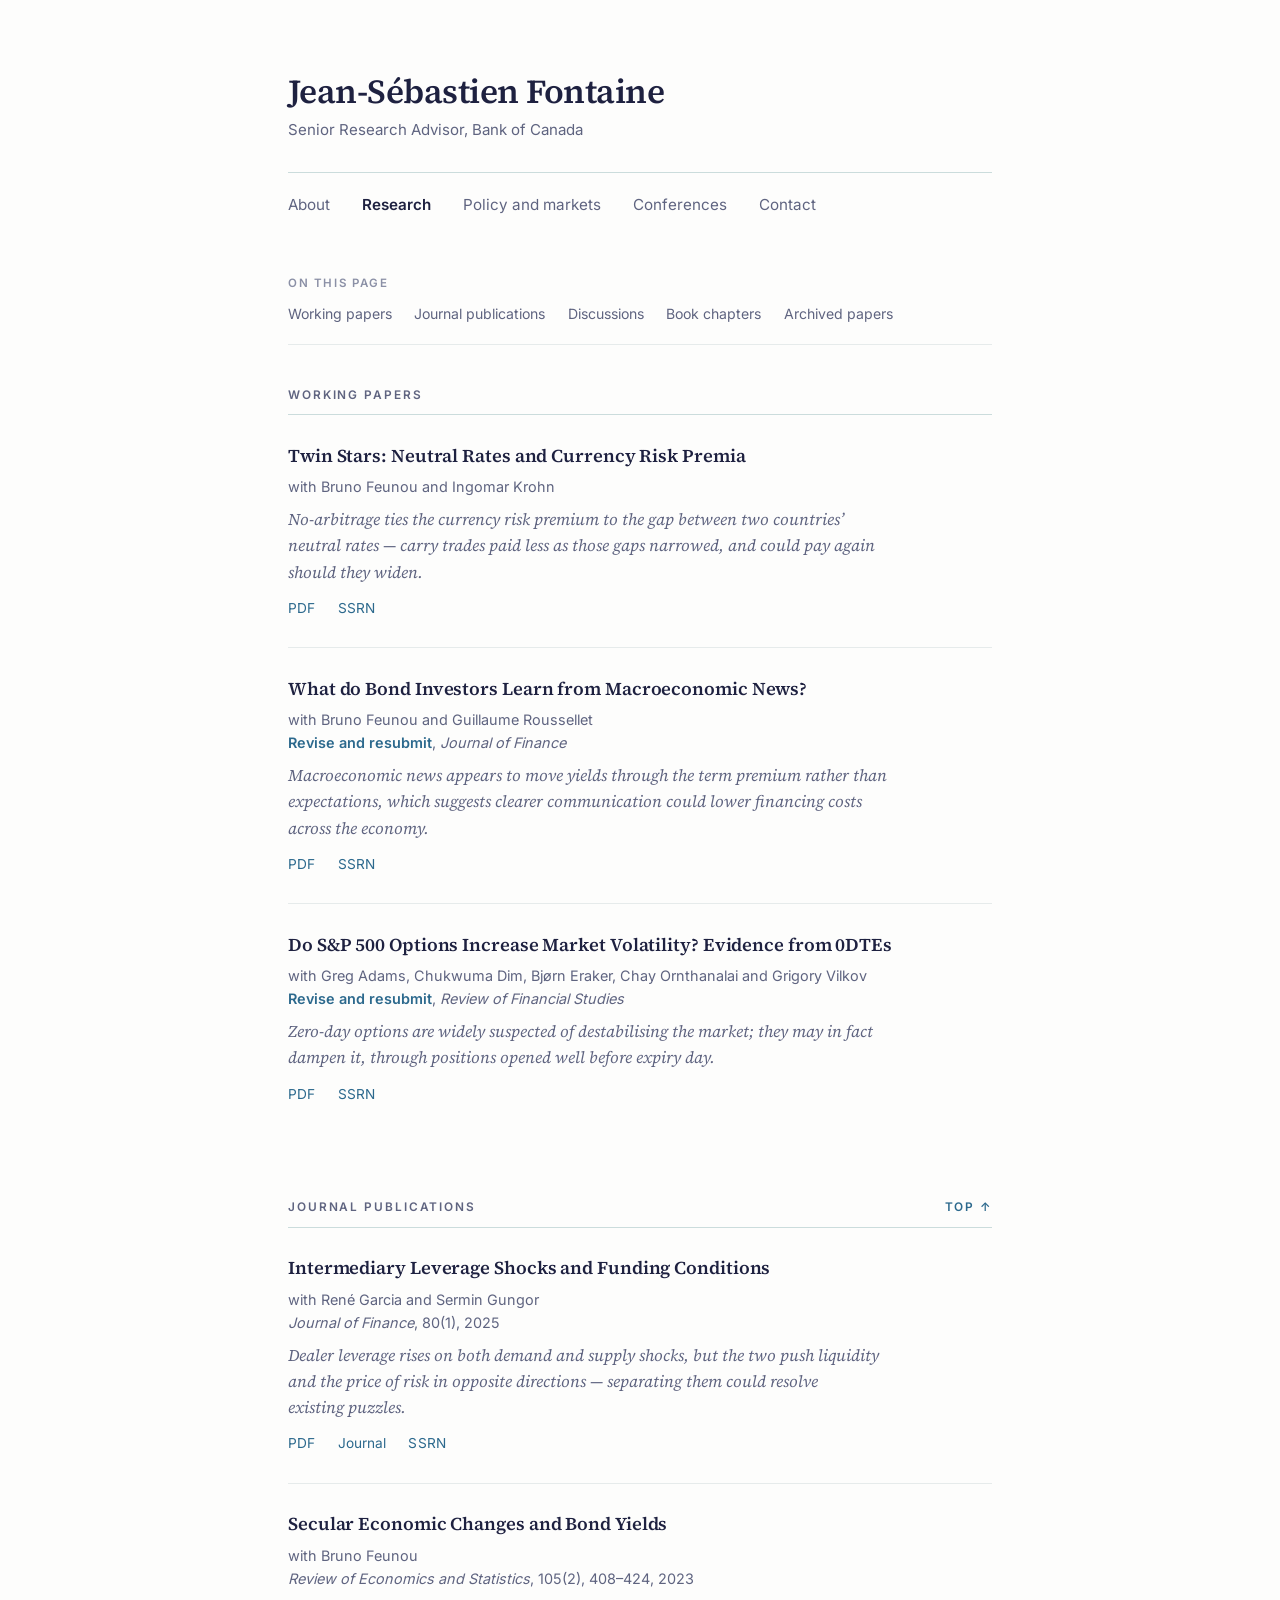
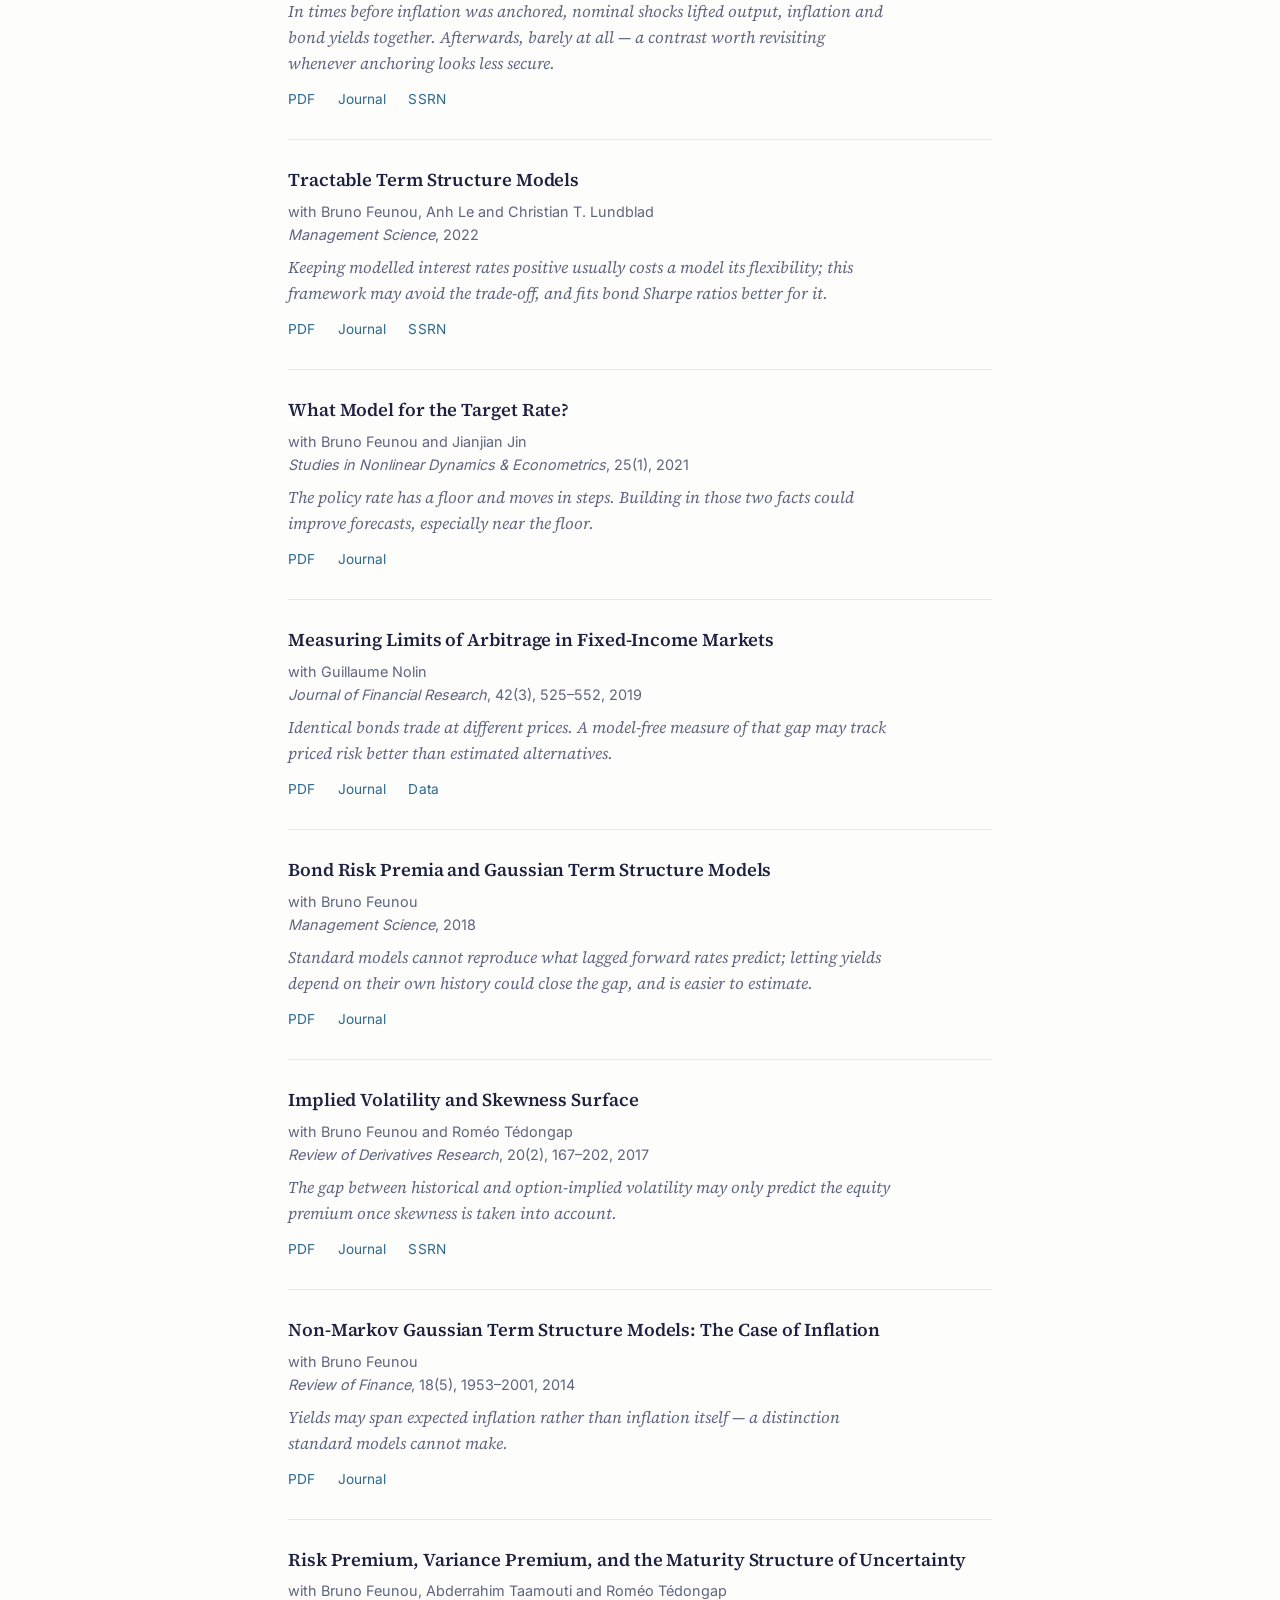
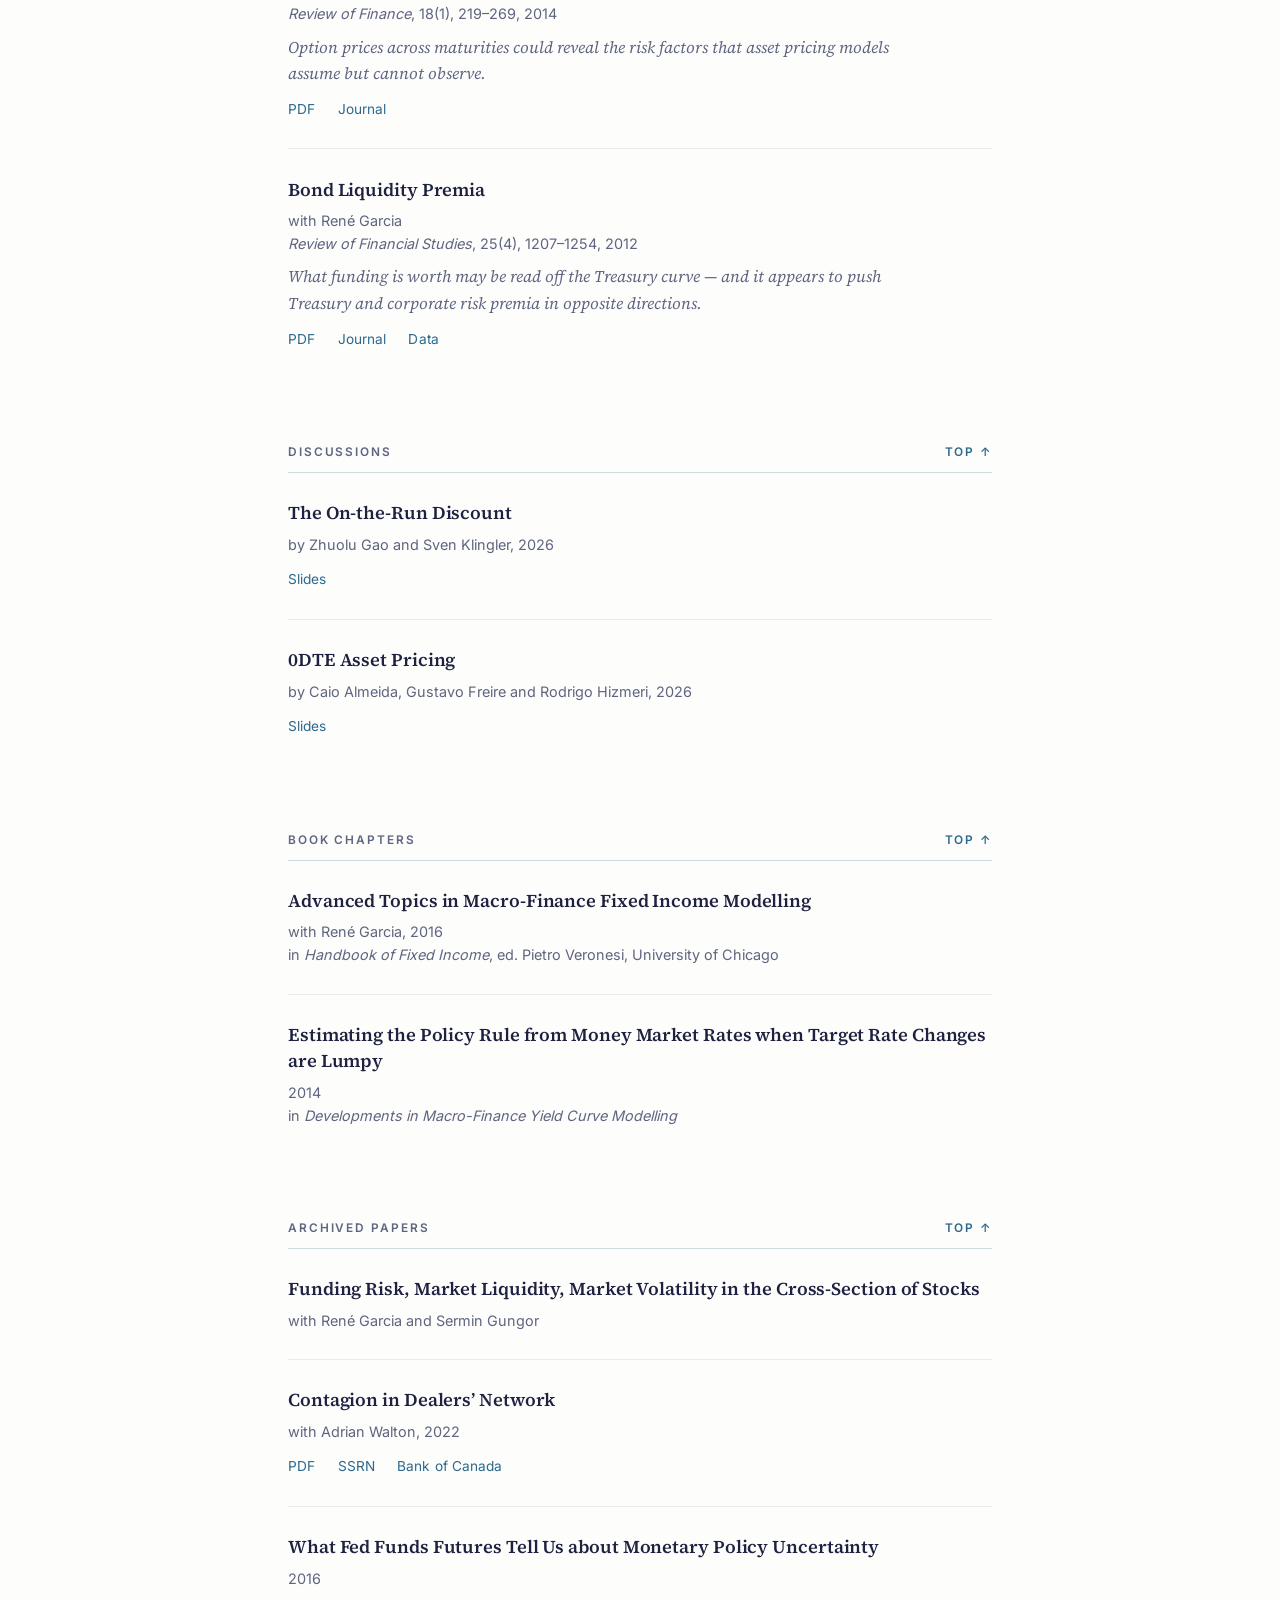
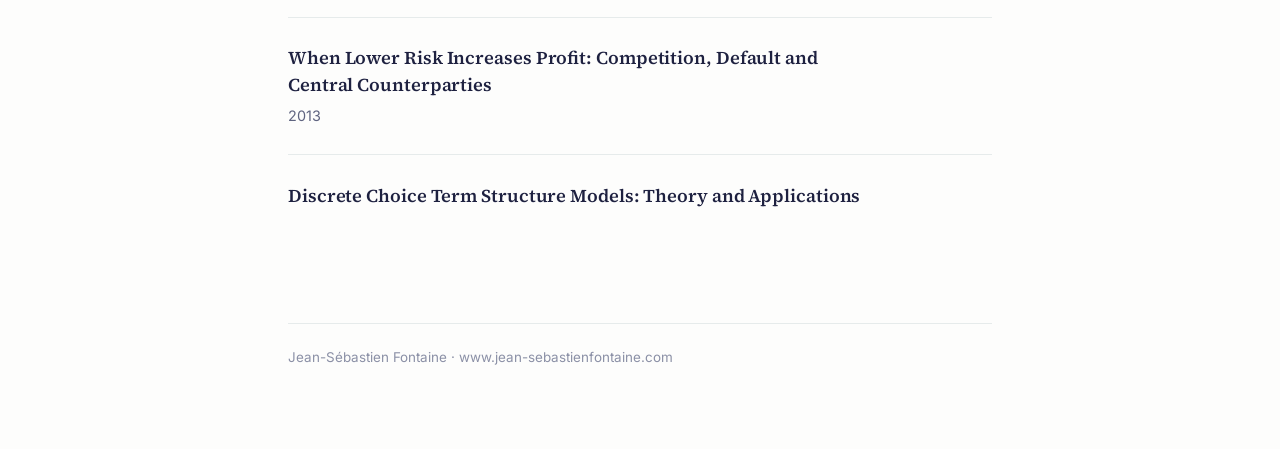
<file: research.html>
<!doctype html>
<html lang="en">
<head>
<meta charset="utf-8">
<meta name="viewport" content="width=device-width, initial-scale=1">
<title>Research — Jean-Sébastien Fontaine</title>
<meta name="description" content="Working papers, journal publications, discussions, book chapters and archived papers by Jean-Sébastien Fontaine.">
<link rel="stylesheet" href="style.css">
</head>
<body>
<div class="wrap">

  <header class="site">
    <h1 class="site-name">Jean-Sébastien Fontaine</h1>
    <p class="site-role">Senior Research Advisor, Bank of Canada</p>
    <nav class="site">
      <a href="index.html">About</a>
      <a href="research.html" aria-current="page">Research</a>
      <a href="policy.html">Policy and markets</a>
      <a href="conferences.html">Conferences</a>
      <a href="contact.html">Contact</a>
    </nav>
  </header>

  <main>

    <!-- Contents. Add a line here when you add a section; the
         address after # must match that heading's id. -->
    <nav class="contents" aria-label="Sections on this page">
      <span class="contents-label">On this page</span>
      <ul>
      <li><a href="#working-papers">Working papers</a></li>
      <li><a href="#journal-publications">Journal publications</a></li>
      <li><a href="#discussions">Discussions</a></li>
      <li><a href="#book-chapters">Book chapters</a></li>
      <li><a href="#archived-papers">Archived papers</a></li>
      </ul>
    </nav>

    <!-- ============================================================
         WORKING PAPERS
         To add a paper: copy one <li class="paper"> block, paste it,
         and change the words. Nothing else needs touching.
         ============================================================ -->
    <h2 class="section" id="working-papers">Working papers</h2>
    <ul class="papers">

      <li class="paper">
        <span class="title">Twin Stars: Neutral Rates and Currency Risk Premia</span>
        <span class="meta">with Bruno Feunou and Ingomar Krohn</span>
        <span class="blurb gloss">No-arbitrage ties the currency risk premium to the gap between two countries&rsquo; neutral rates &mdash; carry trades paid less as those gaps narrowed, and could pay again should they widen.</span>
        <span class="actions">
          <a href="papers/twin-stars.pdf" target="_blank" rel="noopener">PDF</a>
          <a href="https://papers.ssrn.com/sol3/papers.cfm?abstract_id=5066288" rel="noopener">SSRN</a>
        </span>
      </li>


      <li class="paper">
        <span class="title">What do Bond Investors Learn from Macroeconomic News?</span>
        <span class="meta">
          with Bruno Feunou and Guillaume Roussellet<br>
          <span class="status">Revise and resubmit</span>, <span class="venue">Journal of Finance</span>
        </span>
        <span class="blurb gloss">Macroeconomic news appears to move yields through the term premium rather than expectations, which suggests clearer communication could lower financing costs across the economy.</span>
        <span class="actions">
          <a href="papers/bond-investors-data-releases.pdf" target="_blank" rel="noopener">PDF</a>
          <a href="https://papers.ssrn.com/sol3/papers.cfm?abstract_id=3478738" rel="noopener">SSRN</a>
        </span>
      </li>

      <li class="paper">
        <span class="title">Do S&amp;P 500 Options Increase Market Volatility? Evidence from 0DTEs</span>
        <span class="meta">
          with Greg Adams, Chukwuma Dim, Bjørn Eraker, Chay Ornthanalai and Grigory Vilkov<br>
          <span class="status">Revise and resubmit</span>, <span class="venue">Review of Financial Studies</span>
        </span>
        <span class="blurb gloss">Zero-day options are widely suspected of destabilising the market; they may in fact dampen it, through positions opened well before expiry day.</span>
        <span class="actions">
          <a href="papers/0dte-options-volatility.pdf" target="_blank" rel="noopener">PDF</a>
          <a href="https://papers.ssrn.com/sol3/papers.cfm?abstract_id=5641974" rel="noopener">SSRN</a>
        </span>
      </li>

    </ul>

    <!-- ============================================================
         JOURNAL PUBLICATIONS
         ============================================================ -->
    <h2 class="section" id="journal-publications">Journal publications<a class="to-top" href="#">Top ↑</a></h2>
    <ul class="papers">

      <li class="paper">
        <span class="title">Intermediary Leverage Shocks and Funding Conditions</span>
        <span class="meta">
          with René Garcia and Sermin Gungor<br>
          <span class="venue">Journal of Finance</span>, 80(1), 2025
        </span>
        <span class="blurb gloss">Dealer leverage rises on both demand and supply shocks, but the two push liquidity and the price of risk in opposite directions &mdash; separating them could resolve existing puzzles.</span>
        <span class="actions">
          <a href="papers/intermediary-leverage-shocks.pdf" target="_blank" rel="noopener">PDF</a>
          <a href="https://onlinelibrary.wiley.com/doi/10.1111/jofi.13407" rel="noopener">Journal</a>
          <a href="https://papers.ssrn.com/sol3/papers.cfm?abstract_id=3649065" rel="noopener">SSRN</a>
        </span>
      </li>

      <li class="paper">
        <span class="title">Secular Economic Changes and Bond Yields</span>
        <span class="meta">
          with Bruno Feunou<br>
          <span class="venue">Review of Economics and Statistics</span>, 105(2), 408&ndash;424, 2023
        </span>
        <span class="blurb gloss">In times before inflation was anchored, nominal shocks lifted output, inflation and bond yields together. Afterwards, barely at all &mdash; a contrast worth revisiting whenever anchoring looks less secure.</span>
        <span class="actions">
          <a href="papers/secular-economic-changes.pdf" target="_blank" rel="noopener">PDF</a>
          <a href="https://direct.mit.edu/rest/article-abstract/105/2/408/98206/Secular-Economic-Changes-and-Bond-Yields" rel="noopener">Journal</a>
          <a href="https://papers.ssrn.com/sol3/papers.cfm?abstract_id=3507544" rel="noopener">SSRN</a>
        </span>
      </li>

      <li class="paper">
        <span class="title">Tractable Term Structure Models</span>
        <span class="meta">
          with Bruno Feunou, Anh Le and Christian T. Lundblad<br>
          <span class="venue">Management Science</span>, 2022
        </span>
        <span class="blurb gloss">Keeping modelled interest rates positive usually costs a model its flexibility; this framework may avoid the trade-off, and fits bond Sharpe ratios better for it.</span>
        <span class="actions">
          <a href="papers/tractable-term-structure.pdf" target="_blank" rel="noopener">PDF</a>
          <a href="https://pubsonline.informs.org/doi/abs/10.1287/mnsc.2021.4214" rel="noopener">Journal</a>
          <a href="https://papers.ssrn.com/sol3/papers.cfm?abstract_id=2693568" rel="noopener">SSRN</a>
        </span>
      </li>

      <li class="paper">
        <span class="title">What Model for the Target Rate?</span>
        <span class="meta">
          with Bruno Feunou and Jianjian Jin<br>
          <span class="venue">Studies in Nonlinear Dynamics &amp; Econometrics</span>, 25(1), 2021
        </span>
        <span class="blurb gloss">The policy rate has a floor and moves in steps. Building in those two facts could improve forecasts, especially near the floor.</span>
        <span class="actions">
          <a href="papers/what-model-target-rate.pdf" target="_blank" rel="noopener">PDF</a>
          <a href="https://doi.org/10.1515/snde-2019-0005" rel="noopener">Journal</a>
        </span>
      </li>

      <li class="paper">
        <span class="title">Measuring Limits of Arbitrage in Fixed-Income Markets</span>
        <span class="meta">
          with Guillaume Nolin<br>
          <span class="venue">Journal of Financial Research</span>, 42(3), 525&ndash;552, 2019
        </span>
        <span class="blurb gloss">Identical bonds trade at different prices. A model-free measure of that gap may track priced risk better than estimated alternatives.</span>
        <span class="actions">
          <a href="papers/limits-to-arbitrage.pdf" target="_blank" rel="noopener">PDF</a>
          <a href="https://onlinelibrary.wiley.com/doi/full/10.1111/jfir.12187" rel="noopener">Journal</a>
          <a href="data/limits-to-arbitrage-data.csv" download>Data</a>
        </span>
      </li>

      <li class="paper">
        <span class="title">Bond Risk Premia and Gaussian Term Structure Models</span>
        <span class="meta">
          with Bruno Feunou<br>
          <span class="venue">Management Science</span>, 2018
        </span>
        <span class="blurb gloss">Standard models cannot reproduce what lagged forward rates predict; letting yields depend on their own history could close the gap, and is easier to estimate.</span>
        <span class="actions">
          <a href="papers/bond-risk-premia-gtsm.pdf" target="_blank" rel="noopener">PDF</a>
          <a href="https://pubsonline.informs.org/doi/abs/10.1287/mnsc.2016.2602" rel="noopener">Journal</a>
        </span>
      </li>

      <li class="paper">
       <span class="title">Implied Volatility and Skewness Surface</span>
        <span class="meta">
          with Bruno Feunou and Roméo Tédongap<br>
          <span class="venue">Review of Derivatives Research</span>, 20(2), 167&ndash;202, 2017
        </span>
        <span class="blurb gloss">The gap between historical and option-implied volatility may only predict the equity premium once skewness is taken into account.</span>
        <span class="actions">
          <a href="papers/implied-volatility-skewness.pdf" target="_blank" rel="noopener">PDF</a>
          <a href="https://link.springer.com/article/10.1007/s11147-016-9127-x" rel="noopener">Journal</a>
          <a href="https://papers.ssrn.com/sol3/papers.cfm?abstract_id=1301696" rel="noopener">SSRN</a>
        </span>
      </li>

      <li class="paper">
        <span class="title">Non-Markov Gaussian Term Structure Models: The Case of Inflation</span>
        <span class="meta">
          with Bruno Feunou<br>
          <span class="venue">Review of Finance</span>, 18(5), 1953&ndash;2001, 2014
        </span>
        <span class="blurb gloss">Yields may span expected inflation rather than inflation itself &mdash; a distinction standard models cannot make.</span>
        <span class="actions">
          <a href="papers/non-markov-gaussian.pdf" target="_blank" rel="noopener">PDF</a>
          <a href="https://academic.oup.com/rof/article-abstract/18/5/1953/2886426" rel="noopener">Journal</a>
        </span>
      </li>

      <li class="paper">
        <span class="title">Risk Premium, Variance Premium, and the Maturity Structure of Uncertainty</span>
        <span class="meta">
          with Bruno Feunou, Abderrahim Taamouti and Roméo Tédongap<br>
          <span class="venue">Review of Finance</span>, 18(1), 219&ndash;269, 2014
        </span>
        <span class="blurb gloss">Option prices across maturities could reveal the risk factors that asset pricing models assume but cannot observe.</span>
        <span class="actions">
          <a href="papers/risk-premium-variance-premium.pdf" target="_blank" rel="noopener">PDF</a>
          <a href="https://academic.oup.com/rof/article-abstract/18/1/219/1617319" rel="noopener">Journal</a>
        </span>
      </li>

      <li class="paper">
        <span class="title">Bond Liquidity Premia</span>
        <span class="meta">
          with René Garcia<br>
          <span class="venue">Review of Financial Studies</span>, 25(4), 1207&ndash;1254, 2012
        </span>
        <span class="blurb gloss">What funding is worth may be read off the Treasury curve &mdash; and it appears to push Treasury and corporate risk premia in opposite directions.</span>
        <span class="actions">
          <a href="papers/bond-liquidity-premia.pdf" target="_blank" rel="noopener">PDF</a>
          <a href="https://academic.oup.com/rfs/article/25/4/1207/1579996" rel="noopener">Journal</a>
          <a href="data/bond-liquidity-premia-factor.txt" download>Data</a>
        </span>
      </li>

    </ul>

    <!-- ============================================================
         DISCUSSIONS
         Papers by other authors that I discussed at conferences.
         Newest first. Year of the discussion; no conference names.
         To add one: put the slides in the discussions/ folder, named
         with the authors' last names and the year, lowercase, with
         hyphens (e.g. smith-jones-2027.pdf). Then copy one
         <li class="paper"> block below and change the words.
         ============================================================ -->
    <h2 class="section" id="discussions">Discussions<a class="to-top" href="#">Top ↑</a></h2>
    <ul class="papers">

      <li class="paper">
        <span class="title">The On-the-Run Discount</span>
        <span class="meta">by Zhuolu Gao and Sven Klingler, 2026</span>
        <span class="actions">
          <a href="discussions/gao-klingler-2026.pdf" target="_blank" rel="noopener">Slides</a>
        </span>
      </li>

      <li class="paper">
        <span class="title">0DTE Asset Pricing</span>
        <span class="meta">by Caio Almeida, Gustavo Freire and Rodrigo Hizmeri, 2026</span>
        <span class="actions">
          <a href="discussions/almeida-freire-hizmeri-2025.pdf" target="_blank" rel="noopener">Slides</a>
        </span>
      </li>

    </ul>

    <!-- ============================================================
         BOOK CHAPTERS
         ============================================================ -->
    <h2 class="section" id="book-chapters">Book chapters<a class="to-top" href="#">Top ↑</a></h2>
    <ul class="papers">

      <li class="paper">
        <span class="title">Advanced Topics in Macro-Finance Fixed Income Modelling</span>
        <span class="meta">
          with René Garcia, 2016<br>
          in <span class="venue">Handbook of Fixed Income</span>, ed. Pietro Veronesi, University of Chicago
        </span>
      </li>

      <li class="paper">
        <span class="title">Estimating the Policy Rule from Money Market Rates when Target Rate Changes are Lumpy</span>
        <span class="meta">
          2014<br>
          in <span class="venue">Developments in Macro-Finance Yield Curve Modelling</span>
        </span>
      </li>

    </ul>

    <!-- ============================================================
         ARCHIVED PAPERS
         ============================================================ -->
    <h2 class="section" id="archived-papers">Archived papers<a class="to-top" href="#">Top ↑</a></h2>
    <ul class="papers">

      <li class="paper">
        <span class="title">Funding Risk, Market Liquidity, Market Volatility in the Cross-Section of Stocks</span>
        <span class="meta">with René Garcia and Sermin Gungor</span>
      </li>

      <li class="paper">
        <span class="title">Contagion in Dealers&rsquo; Network</span>
        <span class="meta">with Adrian Walton, 2022</span>
        <span class="actions">
          <a href="papers/contagion-dealer-networks.pdf" target="_blank" rel="noopener">PDF</a>
          <a href="https://papers.ssrn.com/sol3/papers.cfm?abstract_id=3617822" rel="noopener">SSRN</a>
          <a href="https://ideas.repec.org/p/bca/bocawp/20-1.html" rel="noopener">Bank of Canada</a>
        </span>
      </li>

      <li class="paper">
        <span class="title"><a href="https://ideas.repec.org/p/bca/bocawp/16-61.html" rel="noopener">What Fed Funds Futures Tell Us about Monetary Policy Uncertainty</a></span>
        <span class="meta">2016</span>
      </li>

      <li class="paper">
        <span class="title"><a href="https://ideas.repec.org/p/bca/bocawp/12-35.html" rel="noopener">When Lower Risk Increases Profit: Competition, Default and Central Counterparties</a></span>
        <span class="meta">2013</span>
      </li>

      <li class="paper">
        <span class="title">Discrete Choice Term Structure Models: Theory and Applications</span>
        <span class="meta"></span>
      </li>

    </ul>

  </main>

  <footer class="site">
    Jean-Sébastien Fontaine &middot; www.jean-sebastienfontaine.com
  </footer>

</div>
</body>
</html>
</file>
<file: style.css>
/* ------------------------------------------------------------------
   jean-sebastienfontaine.com
   One stylesheet for the whole site. No frameworks, no dependencies.
   Fonts are served from your own server (see /fonts), so this page
   makes no requests to anyone else.
   ------------------------------------------------------------------ */

/* ---------- fonts ---------- */

/* Source Serif 4 — body text, headings, paper titles. Variable weight. */
@font-face {
  font-family: 'Source Serif 4';
  font-style: normal;
  font-weight: 200 900;
  font-display: swap;
  src: url('fonts/source-serif-4.woff2') format('woff2');
  unicode-range: U+0000-00FF, U+0131, U+0152-0153, U+02BB-02BC, U+02C6,
                 U+02DA, U+02DC, U+2000-206F, U+2074, U+20AC, U+2122,
                 U+2191, U+2193, U+2212, U+2215, U+FEFF, U+FFFD;
}
@font-face {
  font-family: 'Source Serif 4';
  font-style: normal;
  font-weight: 200 900;
  font-display: swap;
  src: url('fonts/source-serif-4-ext.woff2') format('woff2');
  unicode-range: U+0100-024F, U+0259, U+1E00-1EFF, U+2020, U+20A0-20AB,
                 U+20AD-20CF, U+2113, U+2C60-2C7F, U+A720-A7FF;
}
@font-face {
  font-family: 'Source Serif 4';
  font-style: italic;
  font-weight: 200 900;
  font-display: swap;
  src: url('fonts/source-serif-4-italic.woff2') format('woff2');
}

/* Inter — navigation, labels, citation metadata. */
@font-face {
  font-family: 'Inter';
  font-style: normal;
  font-weight: 400;
  font-display: swap;
  src: url('fonts/inter-400.woff2') format('woff2');
  unicode-range: U+0000-00FF, U+0131, U+0152-0153, U+02BB-02BC, U+02C6,
                 U+02DA, U+02DC, U+2000-206F, U+2074, U+20AC, U+2122,
                 U+2191, U+2193, U+2212, U+2215, U+FEFF, U+FFFD;
}
@font-face {
  font-family: 'Inter';
  font-style: normal;
  font-weight: 600;
  font-display: swap;
  src: url('fonts/inter-600.woff2') format('woff2');
  unicode-range: U+0000-00FF, U+0131, U+0152-0153, U+02BB-02BC, U+02C6,
                 U+02DA, U+02DC, U+2000-206F, U+2074, U+20AC, U+2122,
                 U+2191, U+2193, U+2212, U+2215, U+FEFF, U+FFFD;
}
@font-face {
  font-family: 'Inter'; font-style: normal; font-weight: 400;
  font-display: swap;
  src: url('fonts/inter-ext-400.woff2') format('woff2');
  unicode-range: U+0100-024F, U+0259, U+1E00-1EFF, U+2020, U+20A0-20AB,
                 U+20AD-20CF, U+2113, U+2C60-2C7F, U+A720-A7FF;
}
@font-face {
  font-family: 'Inter'; font-style: normal; font-weight: 600;
  font-display: swap;
  src: url('fonts/inter-ext-600.woff2') format('woff2');
  unicode-range: U+0100-024F, U+0259, U+1E00-1EFF, U+2020, U+20A0-20AB,
                 U+20AD-20CF, U+2113, U+2C60-2C7F, U+A720-A7FF;
}

/* ---------- design tokens ---------- */

:root {
  --ink:       #1e2140;   /* main text                                */
  --ink-soft:  #5f6480;   /* authors, journals, dates                 */
  --ink-faint: #8b90a6;   /* footer                                   */
  --accent:    #2c698d;   /* links — your original blue               */
  --rule:      #e6ebeb;   /* hairlines                                */
  --rule-firm: #cbdcdc;   /* section rules, slightly teal             */
  --page:      #fdfdfc;   /* a hair off pure white, easier on the eye */

  --serif: 'Source Serif 4', Georgia, 'Times New Roman', serif;
  --sans:  'Inter', -apple-system, BlinkMacSystemFont, 'Segoe UI',
           Roboto, 'Helvetica Neue', Arial, sans-serif;

  --measure: 44rem;
}

/* ---------- base ---------- */

*, *::before, *::after { box-sizing: border-box; }

html {
  -webkit-text-size-adjust: 100%;
  scroll-behavior: smooth;
}

body {
  margin: 0;
  padding: 0 2rem;
  background: var(--page);
  color: var(--ink);
  font-family: var(--serif);
  font-size: 1.125rem;      /* 18px */
  line-height: 1.72;
  font-feature-settings: 'kern' 1, 'liga' 1;
  -webkit-font-smoothing: antialiased;
  -moz-osx-font-smoothing: grayscale;
}

.wrap {
  max-width: var(--measure);
  margin: 0 auto;
  padding: 4.5rem 0 5rem;
}

p { margin: 0 0 1.25rem; }
p:last-child { margin-bottom: 0; }

a {
  color: var(--accent);
  text-decoration: none;
  text-underline-offset: 0.18em;
  text-decoration-thickness: 1px;
  transition: color 0.12s ease;
}
a:hover, a:focus-visible { text-decoration: underline; }

:focus-visible { outline: 2px solid var(--accent); outline-offset: 3px; }

/* ---------- masthead ---------- */

header.site { margin-bottom: 3.5rem; }

.site-name {
  margin: 0;
  font-family: var(--serif);
  font-size: 2.1rem;
  font-weight: 600;
  line-height: 1.15;
  letter-spacing: -0.015em;
}

.site-role {
  margin: 0.55rem 0 0;
  font-family: var(--sans);
  font-size: 0.94rem;
  font-weight: 400;
  line-height: 1.5;
  color: var(--ink-soft);
}

nav.site {
  margin-top: 1.9rem;
  padding-top: 1.15rem;
  border-top: 1px solid var(--rule-firm);
  display: flex;
  flex-wrap: wrap;
  gap: 2rem;
  font-family: var(--sans);
  font-size: 0.95rem;
}

nav.site a { color: var(--ink-soft); }
nav.site a:hover { color: var(--accent); }
nav.site a[aria-current="page"] {
  color: var(--ink);
  font-weight: 600;
}

/* ---------- about page ---------- */

.intro {
  display: flex;
  gap: 2.5rem;
  align-items: flex-start;
}

/* The portrait, and the photo hiding behind it.
   A hidden checkbox drives the swap — no JavaScript involved. */

.photo-toggle { display: none; }

.photo-swap {
  flex: 0 0 auto;
  display: block;
  cursor: pointer;
  border-radius: 50%;
}
.photo-swap:focus-within { outline: 2px solid var(--accent); outline-offset: 3px; }

.photo-swap img {
  display: block;
  width: 158px;
  height: 158px;
  border-radius: 50%;
  object-fit: cover;
}

.photo-swap .photo-a { object-position: center center; }
.photo-swap .photo-b { display: none; object-position: 42% 42%; }

.photo-toggle:checked + .photo-swap .photo-a { display: none; }
.photo-toggle:checked + .photo-swap .photo-b { display: block; }

/* Text for screen readers only — visible to assistive software, not on screen */
.sr-only {
  position: absolute;
  width: 1px; height: 1px;
  padding: 0; margin: -1px;
  overflow: hidden;
  clip: rect(0 0 0 0);
  white-space: nowrap;
  border: 0;
}

.intro > div { max-width: 34rem; }

.links {
  margin: 3rem 0 0;
  padding: 1.2rem 0 0;
  border-top: 1px solid var(--rule);
  list-style: none;
  display: flex;
  flex-wrap: wrap;
  gap: 2rem;
  font-family: var(--sans);
  font-size: 0.94rem;
}
.links li { margin: 0; }

/* ---------- research / policy pages ---------- */

.lede {
  margin: 0 0 1rem;
  max-width: 36rem;
  color: var(--ink-soft);
  font-size: 1.06rem;
  line-height: 1.65;
}

/* ---------- sections ---------- */

h2.section {
  display: flex;
  flex-wrap: wrap;
  justify-content: space-between;
  align-items: baseline;
  gap: 0.4em 1em;
  margin: 4rem 0 0;
  padding-bottom: 0.6rem;
  border-bottom: 1px solid var(--rule-firm);
  font-family: var(--sans);
  font-size: 0.74rem;
  font-weight: 600;
  letter-spacing: 0.16em;
  text-transform: uppercase;
  color: var(--ink-soft);
}

.to-top {
  font-weight: 600;
  white-space: nowrap;
}

h2.section:first-of-type { margin-top: 1rem; }
p.lede + h2.section { margin-top: 2.75rem; }

h3.subhead {
  margin: 2.5rem 0 0;
  font-family: var(--sans);
  font-size: 0.9rem;
  font-weight: 600;
  letter-spacing: 0.01em;
  color: var(--ink);
}

ul.papers { margin: 0; padding: 0; list-style: none; }

.paper {
  padding: 1.7rem 0;
  border-bottom: 1px solid var(--rule);
}
.paper:last-child { border-bottom: none; }

.paper .title {
  display: block;
  font-family: var(--serif);
  font-size: 1.135rem;
  font-weight: 600;
  line-height: 1.45;
  letter-spacing: -0.005em;
  text-wrap: pretty;
}

/* A linked title stays a title: it takes the text colour, and only
   reveals itself as a link on hover. Keeps long lists calm. */
.paper .title a {
  color: inherit;
  text-decoration: none;
}
.paper .title a:hover,
.paper .title a:focus-visible {
  color: var(--accent);
  text-decoration: underline;
  text-decoration-thickness: 1px;
}

.paper .meta {
  display: block;
  margin-top: 0.4rem;
  font-family: var(--sans);
  font-size: 0.9rem;
  line-height: 1.6;
  color: var(--ink-soft);
}

.paper .venue { font-style: italic; }

.paper .status {
  font-style: normal;
  font-weight: 600;
  color: var(--accent);
}

.paper .actions {
  margin-top: 0.75rem;
  display: flex;
  flex-wrap: wrap;
  gap: 1.4rem;
  font-family: var(--sans);
  font-size: 0.855rem;
  letter-spacing: 0.005em;
}

/* the compact Bank of Canada listing */
.compact .paper .actions { margin-top: 0.3rem; font-size: 0.82rem; }
.compact { margin-top: 0.4rem; }
.compact .paper { padding: 0.85rem 0; border-bottom: none; }
.compact .paper .title { font-size: 1.05rem; font-weight: 500; }
.compact .paper .meta { margin-top: 0.15rem; font-size: 0.875rem; }

/* ---------- contact ---------- */

.portrait-figure {
  margin: 3rem 0 0;
  padding-top: 2rem;
  border-top: 1px solid var(--rule);
}
.portrait-figure img {
  display: block;
  width: 100%;
  max-width: 26rem;   /* kept modest — it is a photograph, not a hero image */
  height: auto;
  border-radius: 2px;
}
.portrait-figure figcaption {
  margin-top: 0.7rem;
  font-family: var(--sans);
  font-size: 0.86rem;
  color: var(--ink-soft);
}

.contact p { margin: 0 0 1.1rem; }

/* ---------- footer ---------- */

footer.site {
  margin-top: 5rem;
  padding-top: 1.4rem;
  border-top: 1px solid var(--rule);
  font-family: var(--sans);
  font-size: 0.84rem;
  color: var(--ink-faint);
}

/* ------------------------------------------------------------------
   Phones and narrow windows — the part the old site never had.
   ------------------------------------------------------------------ */

@media (max-width: 44rem) {
  body { padding: 0 1.35rem; font-size: 1.0625rem; }
  .wrap { padding: 2.75rem 0 3.5rem; }

  header.site { margin-bottom: 2.5rem; }
  .site-name { font-size: 1.72rem; }
  nav.site { margin-top: 1.5rem; gap: 1.5rem; }

  .intro { flex-direction: column; gap: 1.5rem; }
  .photo-swap img { width: 124px; height: 124px; }

  .links { gap: 1.3rem; }
  h2.section { margin-top: 3rem; }
  .paper { padding: 1.45rem 0; }
  .paper .title { font-size: 1.08rem; }
}

/* Readers who prefer less motion */
@media (prefers-reduced-motion: reduce) {
  html { scroll-behavior: auto; }
  * { transition: none !important; }
}

/* ------------------------------------------------------------------
   Conference series page
   Added August 2026. Nothing above this line was changed.
   ------------------------------------------------------------------ */

/* A sentence describing an entry. Serif, so it reads as prose rather
   than as metadata. */
.blurb {
  display: block;
  margin-top: 0.5rem;
  max-width: 38rem;
  color: var(--ink-soft);
  font-size: 1.02rem;
  line-height: 1.6;
  text-wrap: pretty;
}

/* The four figures above the chart. */
ul.stats {
  margin: 1.7rem 0 0;
  padding: 0;
  list-style: none;
  display: grid;
  grid-template-columns: repeat(3, 1fr);
  gap: 1.6rem 1.5rem;
}
ul.stats li { margin: 0; }

.stat-n {
  display: block;
  font-family: var(--serif);
  font-size: 1.7rem;
  font-weight: 600;
  line-height: 1.1;
  letter-spacing: -0.015em;
  color: var(--ink);
}
.stat-l {
  display: block;
  margin-top: 0.3rem;
  font-family: var(--sans);
  font-size: 0.82rem;
  line-height: 1.4;
  color: var(--ink-soft);
}

/* The chart is drawn in the page as SVG — it stays sharp at any size,
   costs no extra file, and picks up the colours above automatically.
   To update it, change the bar heights and the labels in the HTML. */
figure.chart { margin: 2.6rem 0 0; }
figure.chart svg { display: block; width: 100%; height: auto; }

.chart-title {
  font-family: var(--sans);
  font-size: 0.9rem;
  font-weight: 600;
  color: var(--ink);
}

.chart-legend {
  margin: 0.55rem 0 1rem;
  font-family: var(--sans);
  font-size: 0.82rem;
  color: var(--ink-soft);
}
.key-item { display: inline-block; margin-right: 1.6rem; }
.key {
  display: inline-block;
  width: 0.72rem;
  height: 0.72rem;
  margin-right: 0.42rem;
  vertical-align: -0.02rem;
  border-radius: 2px;
}
.key-solid { background: var(--accent); }
.key-open {
  background-color: #eef4f7;
  background-image: repeating-linear-gradient(
    45deg, var(--accent) 0 2px, #eef4f7 2px 6px);
}

.chart-note {
  margin-top: 1rem;
  max-width: 38rem;
  font-family: var(--sans);
  font-size: 0.82rem;
  line-height: 1.6;
  color: var(--ink-soft);
}

figure.chart .grid line { stroke: var(--rule); stroke-width: 1; }
figure.chart .axis      { stroke: var(--rule-firm); stroke-width: 1; }
figure.chart .bar       { fill: var(--accent); }
figure.chart .bar-open  { fill: url(#hatch); stroke: var(--accent); stroke-width: 1; }
figure.chart .hatch-bg  { fill: #eef4f7; }
figure.chart .hatch-line { stroke: var(--accent); }

/* Reference lines — the two journals the cohort averages are compared against. */
figure.chart .ref line {
  stroke: var(--ink-faint);
  stroke-width: 1;
  stroke-dasharray: 4 3;
}
/* Anchored to the right edge so they grow inward — they can never be
   clipped, whatever the font size. */
figure.chart .ref text {
  font-size: 10px;
  fill: var(--ink-faint);
  text-anchor: end;
}

figure.chart text { font-family: var(--sans); fill: var(--ink-soft); }
figure.chart .ylab text { font-size: 11px; text-anchor: end; }
figure.chart .val  text { font-size: 12px; font-weight: 600; text-anchor: middle;
                          fill: var(--ink); }
figure.chart .xlab text { font-size: 12px; text-anchor: middle; fill: var(--ink); }
figure.chart .xlab .xyear { font-size: 11px; font-weight: 400; fill: var(--ink-soft); }

@media (max-width: 44rem) {
  ul.stats { grid-template-columns: repeat(2, 1fr); gap: 1.3rem; }
  .stat-n  { font-size: 1.5rem; }
  .blurb   { font-size: 0.99rem; }
  .key-item { margin-right: 0; display: block; margin-bottom: 0.3rem; }
  /* The chart shrinks with the screen, so the smallest labels need a nudge
     to stay readable. 12px is the widest that still fits the right margin. */
  figure.chart .ref text { font-size: 12px; }
}

/* ---------- contents list ---------- */

/* A short index of the sections on long pages. Plain links — clicking one
   scrolls to that section. Nothing here needs JavaScript. */
nav.contents {
  margin: 0 0 1rem;
  padding-bottom: 1.1rem;
  border-bottom: 1px solid var(--rule);
  font-family: var(--sans);
  font-size: 0.88rem;
}
p.lede + nav.contents { margin-top: 1.9rem; }

.contents-label {
  display: block;
  margin-bottom: 0.5rem;
  font-size: 0.72rem;
  font-weight: 600;
  letter-spacing: 0.14em;
  text-transform: uppercase;
  color: var(--ink-faint);
}

nav.contents ul {
  margin: 0;
  padding: 0;
  list-style: none;
  display: flex;
  flex-wrap: wrap;
  gap: 0.4rem 1.4rem;
}
nav.contents li { margin: 0; }
nav.contents a { color: var(--ink-soft); }
nav.contents a:hover, nav.contents a:focus-visible { color: var(--accent); }

/* The section a visitor has just jumped to, so the landing is obvious. */
h2.section:target { color: var(--accent); border-bottom-color: var(--accent); }

/* Leave a little air above a heading that has been scrolled to, rather than
   pinning it to the very top edge of the window. */
h2.section { scroll-margin-top: 1.6rem; }

nav.contents + h2.section { margin-top: 2.5rem; }

@media (max-width: 44rem) {
  nav.contents ul { gap: 0.35rem 1.1rem; }
  nav.contents { font-size: 0.86rem; }
}

/* A one-line gloss under a paper — the author's own summary, not a quotation
   from the paper, so it is set in italic rather than in quote marks. */
.blurb.gloss { font-style: italic; }
</file>
